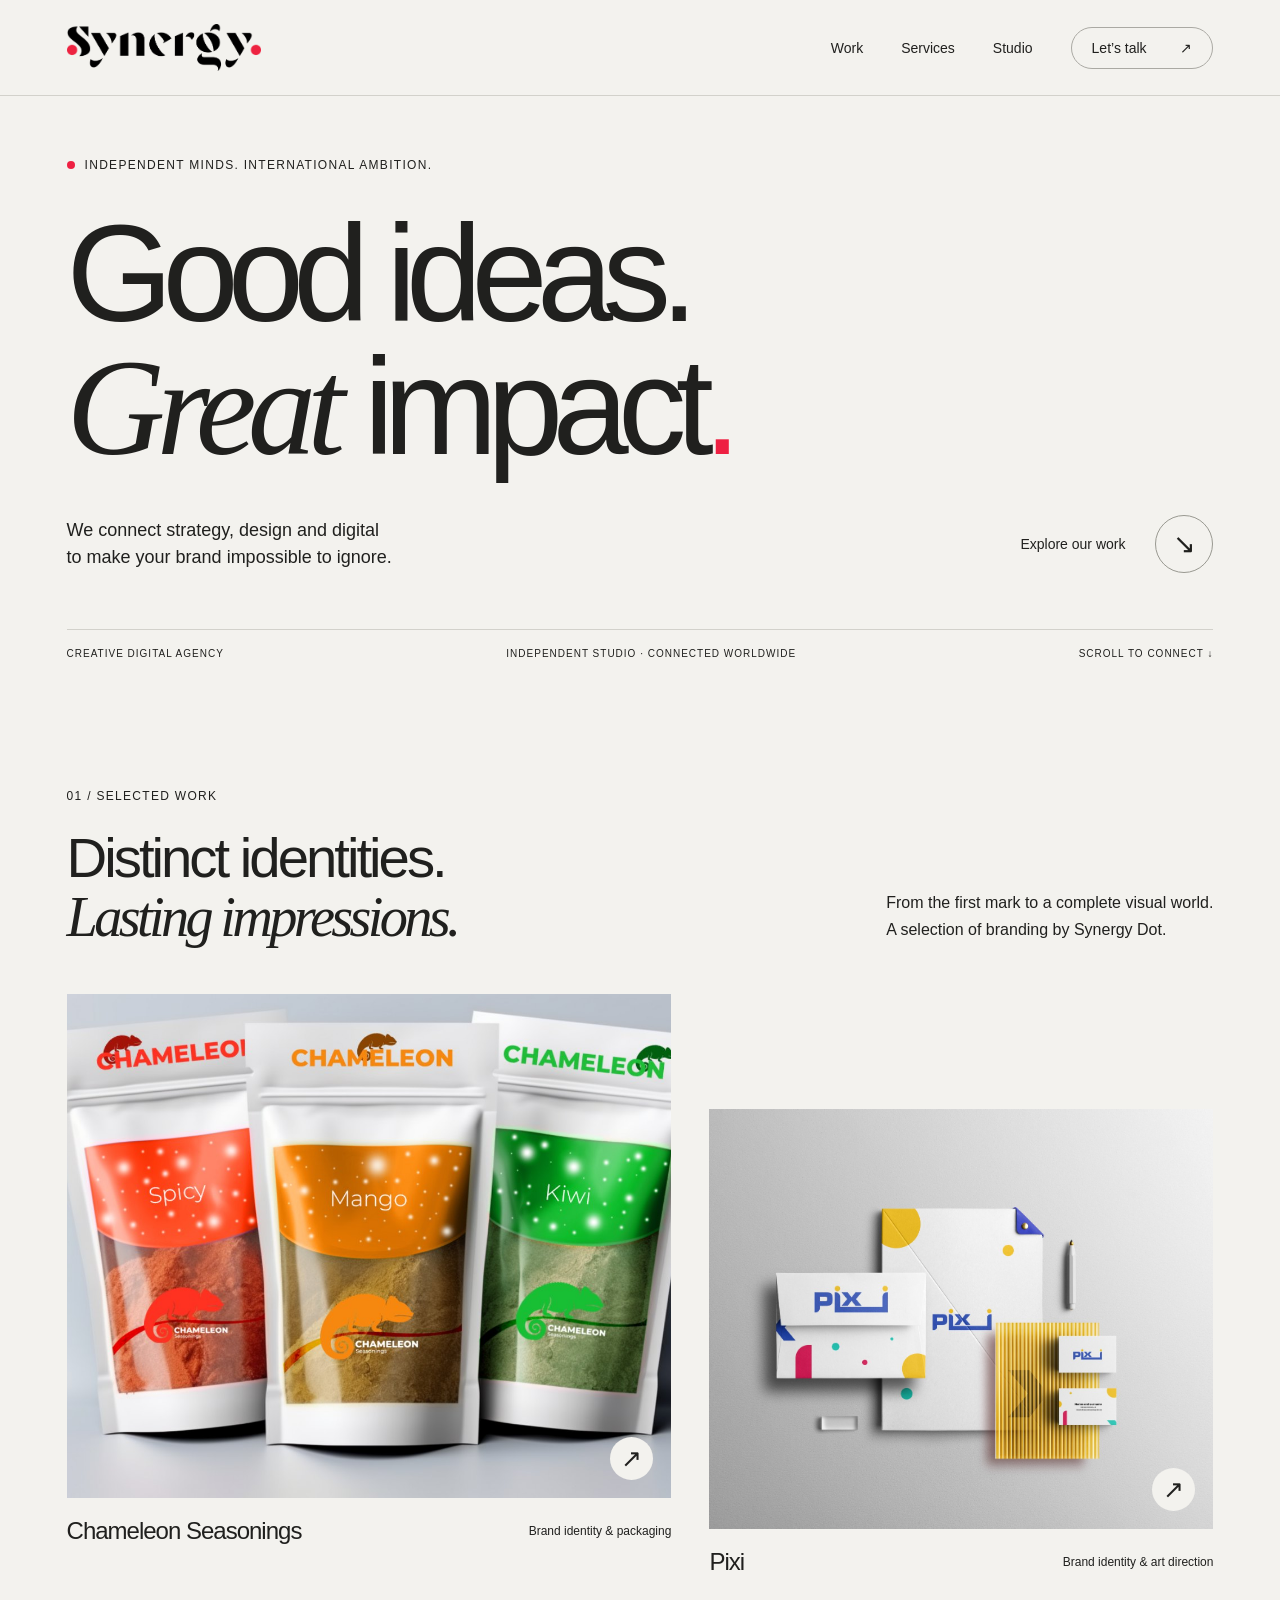
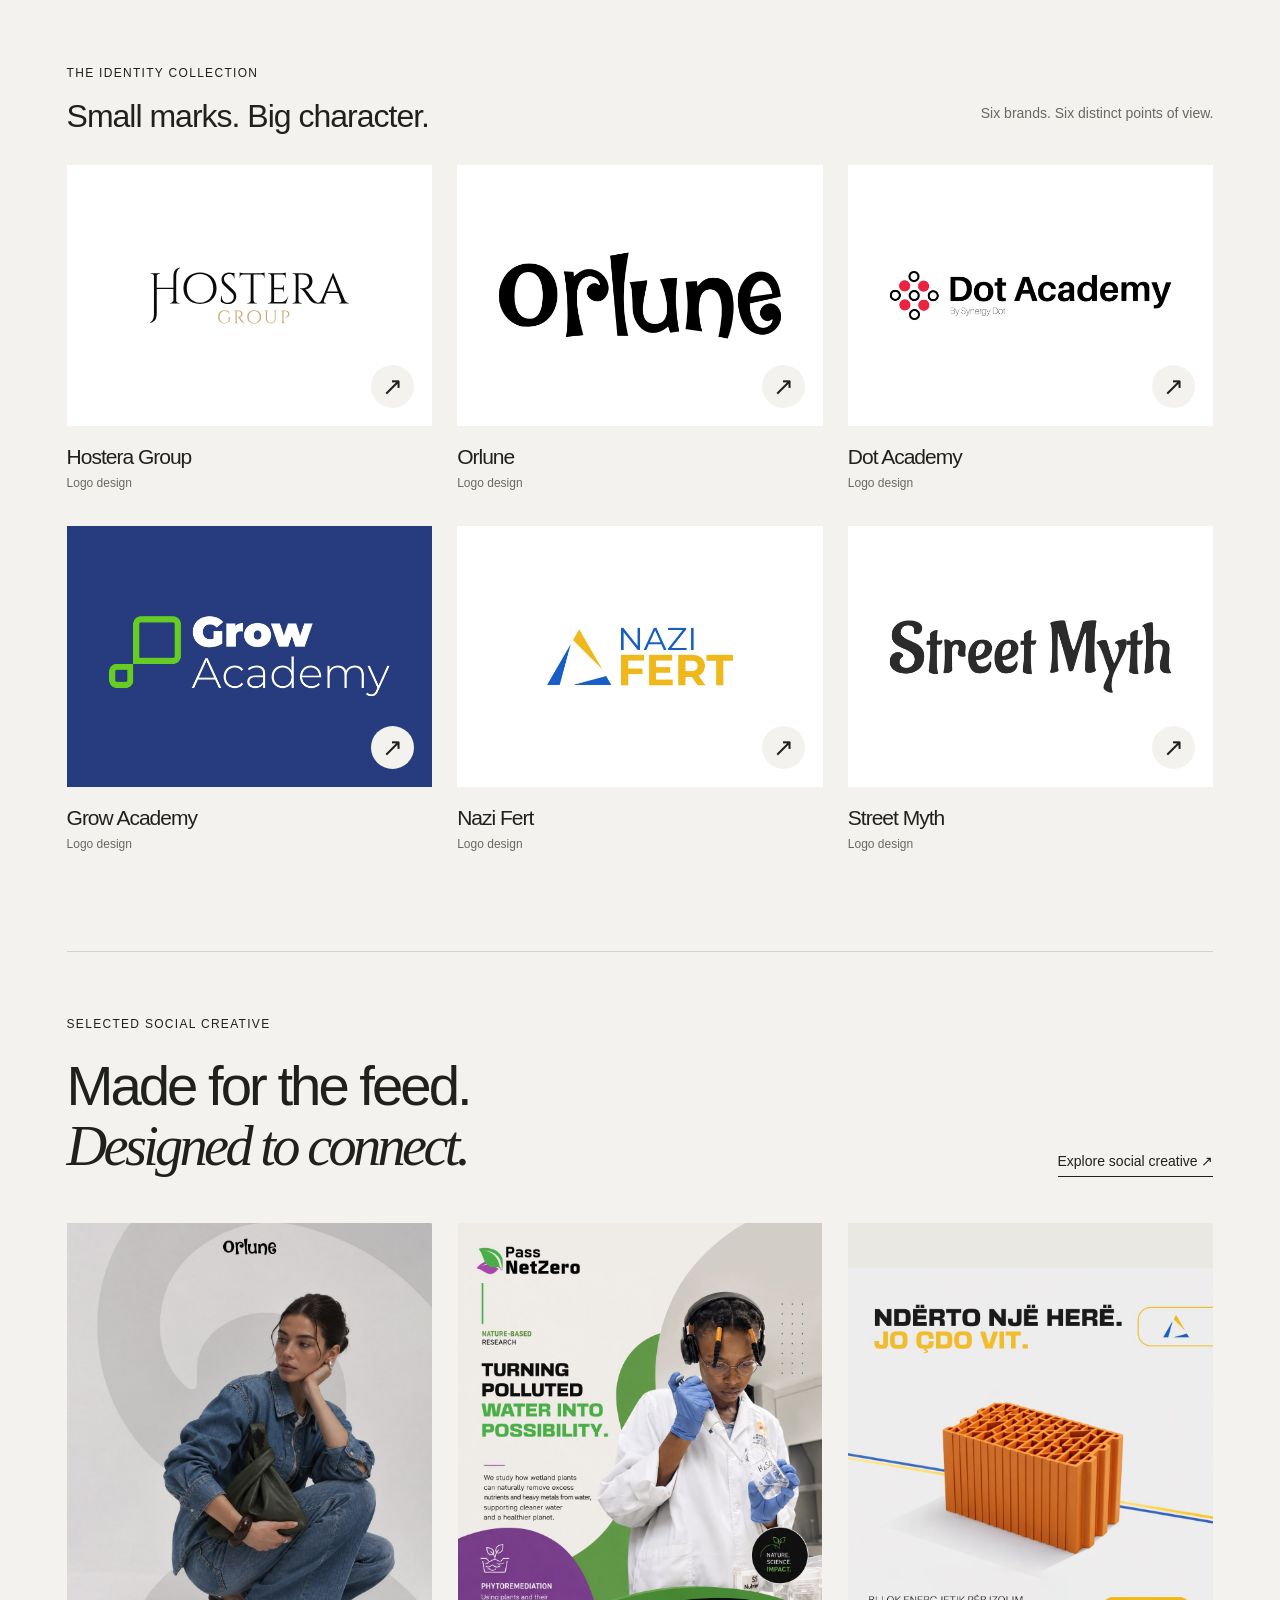
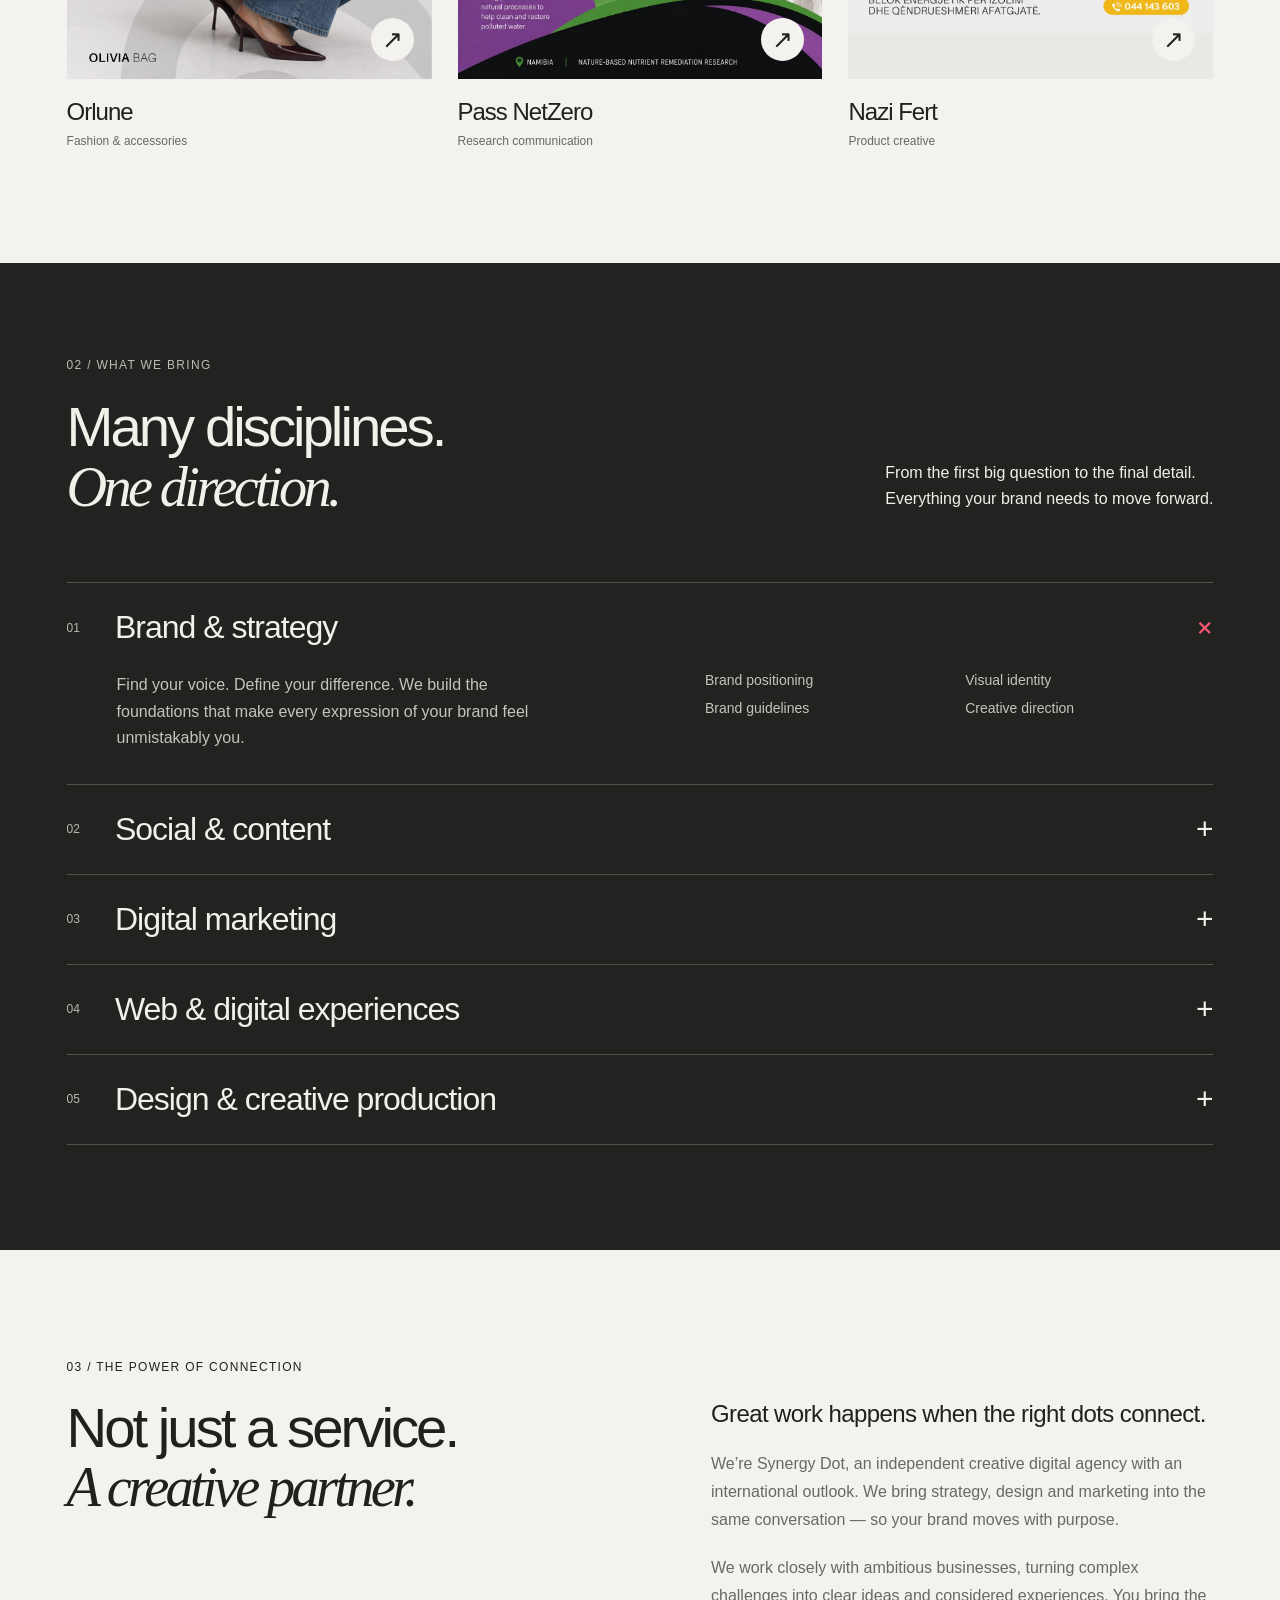
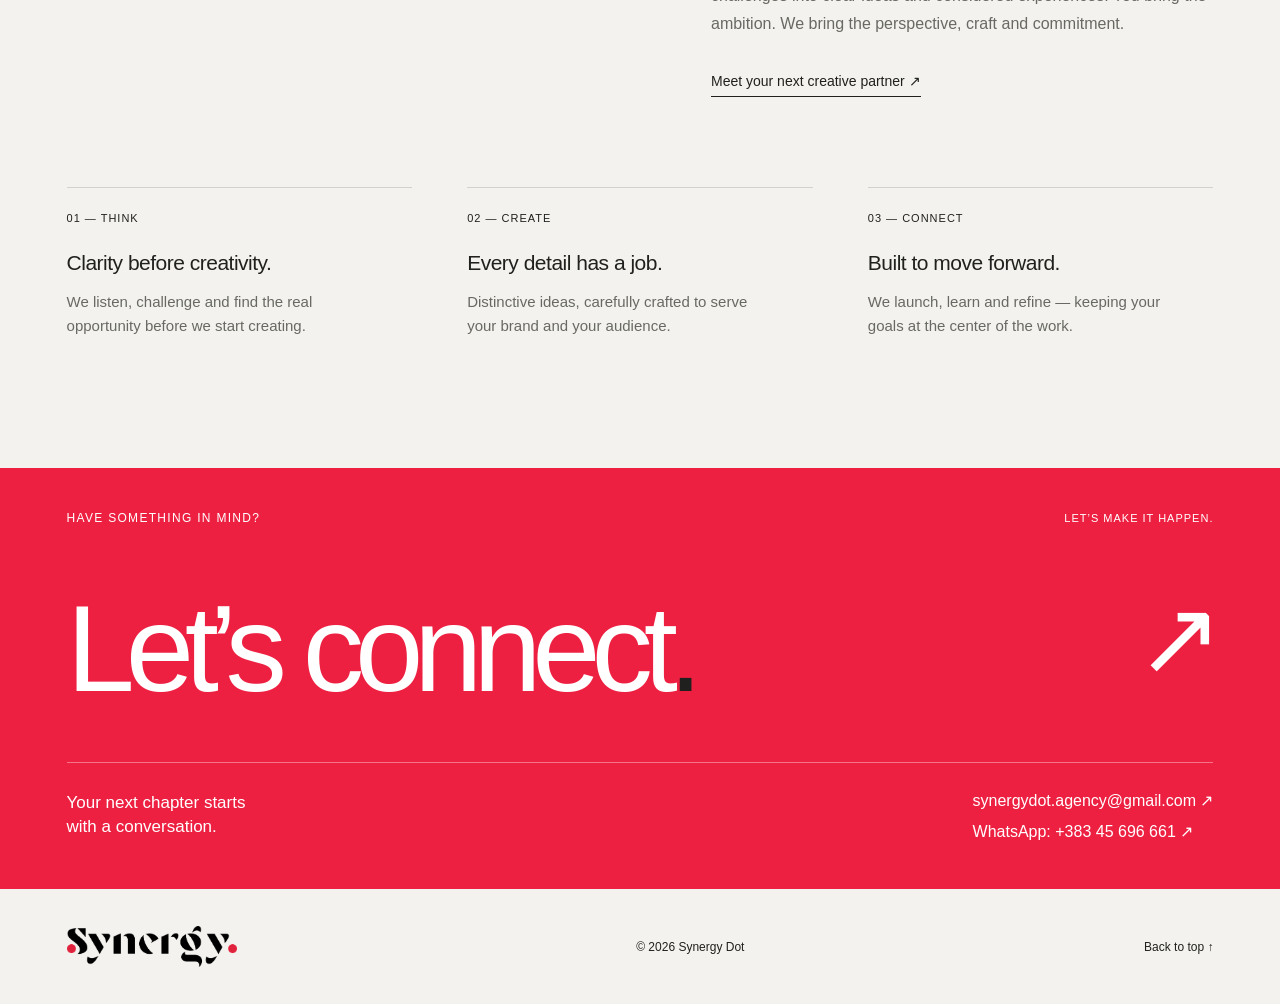
<file: index.html>
<!doctype html>
<html lang="en">
<head>
<meta charset="utf-8"><meta name="viewport" content="width=device-width, initial-scale=1">
<title>Synergy Dot — Creative thinking. Connected impact.</title>
<meta name="description" content="Synergy Dot is an independent creative digital agency connecting brand strategy, design and digital marketing for ambitious businesses worldwide.">
<meta name="theme-color" content="#f3f2ee"><link rel="icon" href="assets/favicon.svg" type="image/svg+xml"><link rel="stylesheet" href="styles.css"><script src="script.js" defer></script>
</head>
<body>
<a class="skip" href="#main">Skip to content</a>
<header class="header"><a class="brand" href="index.html" aria-label="Synergy Dot home"><img class="wordmark" src="assets/wordmark-transparent.png" alt="Synergy Dot" width="194" height="52"></a><button class="menu-toggle" aria-controls="nav" aria-expanded="false">Menu <span>+</span></button><nav id="nav" aria-label="Main navigation"><a href="#work">Work</a><a href="#services">Services</a><a href="#about">Studio</a><a class="nav-contact" href="#contact">Let’s talk <span>↗</span></a></nav></header>
<main id="main">
<section class="hero wrap"><div class="eyebrow"><span class="red-dot"></span> Independent minds. International ambition.</div><h1>Good ideas.<br> <span class="serif">Great</span> <span class="impact">impact<span class="period">.</span></span></h1><div class="hero-bottom"><p>We connect strategy, design and digital<br class="desktop"> to make your brand impossible to ignore.</p><a class="round-link" href="#work"><span>Explore our work</span><span class="circle-arrow">↘</span></a></div><div class="hero-meta"><span>CREATIVE DIGITAL AGENCY</span><span>INDEPENDENT STUDIO · CONNECTED WORLDWIDE</span><span>SCROLL TO CONNECT ↓</span></div></section>
<section class="work-section wrap" id="work"><div class="section-top"><div><span class="eyebrow">01 / Selected work</span><h2>Distinct identities.<br><em>Lasting impressions.</em></h2></div><p>From the first mark to a complete visual world.<br>A selection of branding by Synergy Dot.</p></div><div class="project-grid"><a class="project project-large" href="work/chameleon.html"><div class="project-image "><img src="assets/projects/chameleon-4.jpg" alt="Chameleon Seasonings — Brand identity &amp; packaging" loading="lazy" width="1400" height="1000"><span class="project-open" aria-hidden="true">↗</span></div><div class="project-caption"><h3>Chameleon Seasonings</h3><span>Brand identity &amp; packaging</span></div></a><a class="project project-small" href="work/pixi.html"><div class="project-image "><img src="assets/projects/pixi-3.jpg" alt="Pixi — Brand identity &amp; art direction" loading="lazy" width="1400" height="1000"><span class="project-open" aria-hidden="true">↗</span></div><div class="project-caption"><h3>Pixi</h3><span>Brand identity &amp; art direction</span></div></a></div><div class="logo-collection"><div class="collection-heading"><div><span class="eyebrow">The identity collection</span><h3>Small marks. Big character.</h3></div><p>Six brands. Six distinct points of view.</p></div><div class="logo-grid"><a class="project logo-project" href="work/hostera.html"><div class="project-image logo-image"><img src="assets/projects/hostera.svg" alt="Hostera Group — Logo design" loading="lazy" width="1400" height="1000"><span class="project-open" aria-hidden="true">↗</span></div><div class="project-caption"><h3>Hostera Group</h3><span>Logo design</span></div></a><a class="project logo-project" href="work/orlune.html"><div class="project-image logo-image"><img src="assets/projects/orlune.jpg" alt="Orlune — Logo design" loading="lazy" width="1400" height="1000"><span class="project-open" aria-hidden="true">↗</span></div><div class="project-caption"><h3>Orlune</h3><span>Logo design</span></div></a><a class="project logo-project" href="work/dot-academy.html"><div class="project-image logo-image"><img src="assets/projects/dot-academy.jpg" alt="Dot Academy — Logo design" loading="lazy" width="1400" height="1000"><span class="project-open" aria-hidden="true">↗</span></div><div class="project-caption"><h3>Dot Academy</h3><span>Logo design</span></div></a><a class="project logo-project" href="work/grow-academy.html"><div class="project-image logo-image"><img src="assets/projects/grow-academy.jpg" alt="Grow Academy — Logo design" loading="lazy" width="1400" height="1000"><span class="project-open" aria-hidden="true">↗</span></div><div class="project-caption"><h3>Grow Academy</h3><span>Logo design</span></div></a><a class="project logo-project" href="work/nazi-fert.html"><div class="project-image logo-image"><img src="assets/projects/nazi-fert.jpg" alt="Nazi Fert — Logo design" loading="lazy" width="1400" height="1000"><span class="project-open" aria-hidden="true">↗</span></div><div class="project-caption"><h3>Nazi Fert</h3><span>Logo design</span></div></a><a class="project logo-project" href="work/street-myth.html"><div class="project-image logo-image"><img src="assets/projects/street-myth.jpg" alt="Street Myth — Logo design" loading="lazy" width="1400" height="1000"><span class="project-open" aria-hidden="true">↗</span></div><div class="project-caption"><h3>Street Myth</h3><span>Logo design</span></div></a></div></div><section class="social-selection" aria-labelledby="social-title"><div class="section-top"><div><span class="eyebrow">Selected social creative</span><h2 id="social-title">Made for the feed.<br><em>Designed to connect.</em></h2></div><a class="text-link" href="work/social-media.html">Explore social creative ↗</a></div><div class="social-grid"><a class="project" href="work/social-media.html"><div class="social-image"><img src="assets/projects/orlune-social-1.jpg" alt="Orlune — Fashion & accessories social media design" loading="lazy" width="1080" height="1350"><span class="project-open" aria-hidden="true">↗</span></div><div class="project-caption"><h3>Orlune</h3><span>Fashion & accessories</span></div></a><a class="project" href="work/social-media.html"><div class="social-image"><img src="assets/projects/pass-netzero-social.jpg" alt="Pass NetZero — Research communication social media design" loading="lazy" width="1080" height="1350"><span class="project-open" aria-hidden="true">↗</span></div><div class="project-caption"><h3>Pass NetZero</h3><span>Research communication</span></div></a><a class="project" href="work/social-media.html"><div class="social-image"><img src="assets/projects/nazi-fert-social.jpg" alt="Nazi Fert — Product creative social media design" loading="lazy" width="1080" height="1350"><span class="project-open" aria-hidden="true">↗</span></div><div class="project-caption"><h3>Nazi Fert</h3><span>Product creative</span></div></a></div></section></section>
<section class="services" id="services"><div class="wrap"><div class="section-top"><div><span class="eyebrow">02 / What we bring</span><h2>Many disciplines.<br><em>One direction.</em></h2></div><p>From the first big question to the final detail.<br>Everything your brand needs to move forward.</p></div><div class="service-list">
<details open><summary><span class="service-number">01</span><h3>Brand & strategy</h3><span class="plus">+</span></summary><div class="service-body"><p>Find your voice. Define your difference. We build the foundations that make every expression of your brand feel unmistakably you.</p><ul><li>Brand positioning</li><li>Visual identity</li><li>Brand guidelines</li><li>Creative direction</li></ul></div></details>
<details><summary><span class="service-number">02</span><h3>Social & content</h3><span class="plus">+</span></summary><div class="service-body"><p>Turn everyday attention into meaningful connection, with a consistent presence and content people want to spend time with.</p><ul><li>Social media management</li><li>Content strategy</li><li>Copywriting</li><li>Photography & video direction</li></ul></div></details>
<details><summary><span class="service-number">03</span><h3>Digital marketing</h3><span class="plus">+</span></summary><div class="service-body"><p>Reach the right people with a clear message. We connect creative campaigns with testing and measurement to help your marketing work harder.</p><ul><li>Paid social & search</li><li>SEO strategy</li><li>Email marketing</li><li>Analytics & optimization</li></ul></div></details>
<details><summary><span class="service-number">04</span><h3>Web & digital experiences</h3><span class="plus">+</span></summary><div class="service-body"><p>Make every visit count. Thoughtful websites combine a clear story, intuitive journeys and fast performance across screens.</p><ul><li>UX & UI design</li><li>Website development</li><li>Landing pages</li><li>Conversion optimization</li></ul></div></details>
<details><summary><span class="service-number">05</span><h3>Design & creative production</h3><span class="plus">+</span></summary><div class="service-body"><p>Bring your ideas into the world with a visual language that holds together, from the smallest social post to the biggest campaign.</p><ul><li>Campaign concepts</li><li>Graphic design</li><li>Motion design</li><li>Print & packaging</li></ul></div></details>
</div></div></section>
<section class="about wrap" id="about"><span class="eyebrow">03 / The power of connection</span><div class="about-grid"><h2>Not just a service.<br><em>A creative partner.</em></h2><div><p class="lead">Great work happens when the right dots connect.</p><p>We’re Synergy Dot, an independent creative digital agency with an international outlook. We bring strategy, design and marketing into the same conversation — so your brand moves with purpose.</p><p>We work closely with ambitious businesses, turning complex challenges into clear ideas and considered experiences. You bring the ambition. We bring the perspective, craft and commitment.</p><a class="text-link" href="#contact">Meet your next creative partner ↗</a></div></div><div class="principles"><div><span>01 — THINK</span><h3>Clarity before creativity.</h3><p>We listen, challenge and find the real opportunity before we start creating.</p></div><div><span>02 — CREATE</span><h3>Every detail has a job.</h3><p>Distinctive ideas, carefully crafted to serve your brand and your audience.</p></div><div><span>03 — CONNECT</span><h3>Built to move forward.</h3><p>We launch, learn and refine — keeping your goals at the center of the work.</p></div></div></section>
<section class="contact" id="contact"><div class="wrap"><div class="contact-top"><span class="eyebrow">Have something in mind?</span><span>LET’S MAKE IT HAPPEN.</span></div><a class="contact-title" href="mailto:synergydot.agency@gmail.com">Let’s connect<span class="contact-arrow">↗</span><span class="contact-period">.</span></a><div class="contact-bottom"><p>Your next chapter starts<br>with a conversation.</p><div><a href="mailto:synergydot.agency@gmail.com">synergydot.agency@gmail.com ↗</a><a href="https://wa.me/38345696661" target="_blank" rel="noopener noreferrer">WhatsApp: +383 45 696 661 ↗</a></div></div></div></section>
</main><footer class="wrap"><a class="brand" href="index.html"><img class="wordmark" src="assets/wordmark-transparent.png" alt="Synergy Dot" width="194" height="52"></a><span>© <span data-year>2026</span> Synergy Dot</span><a href="#main">Back to top ↑</a></footer>
</body></html>
</file>
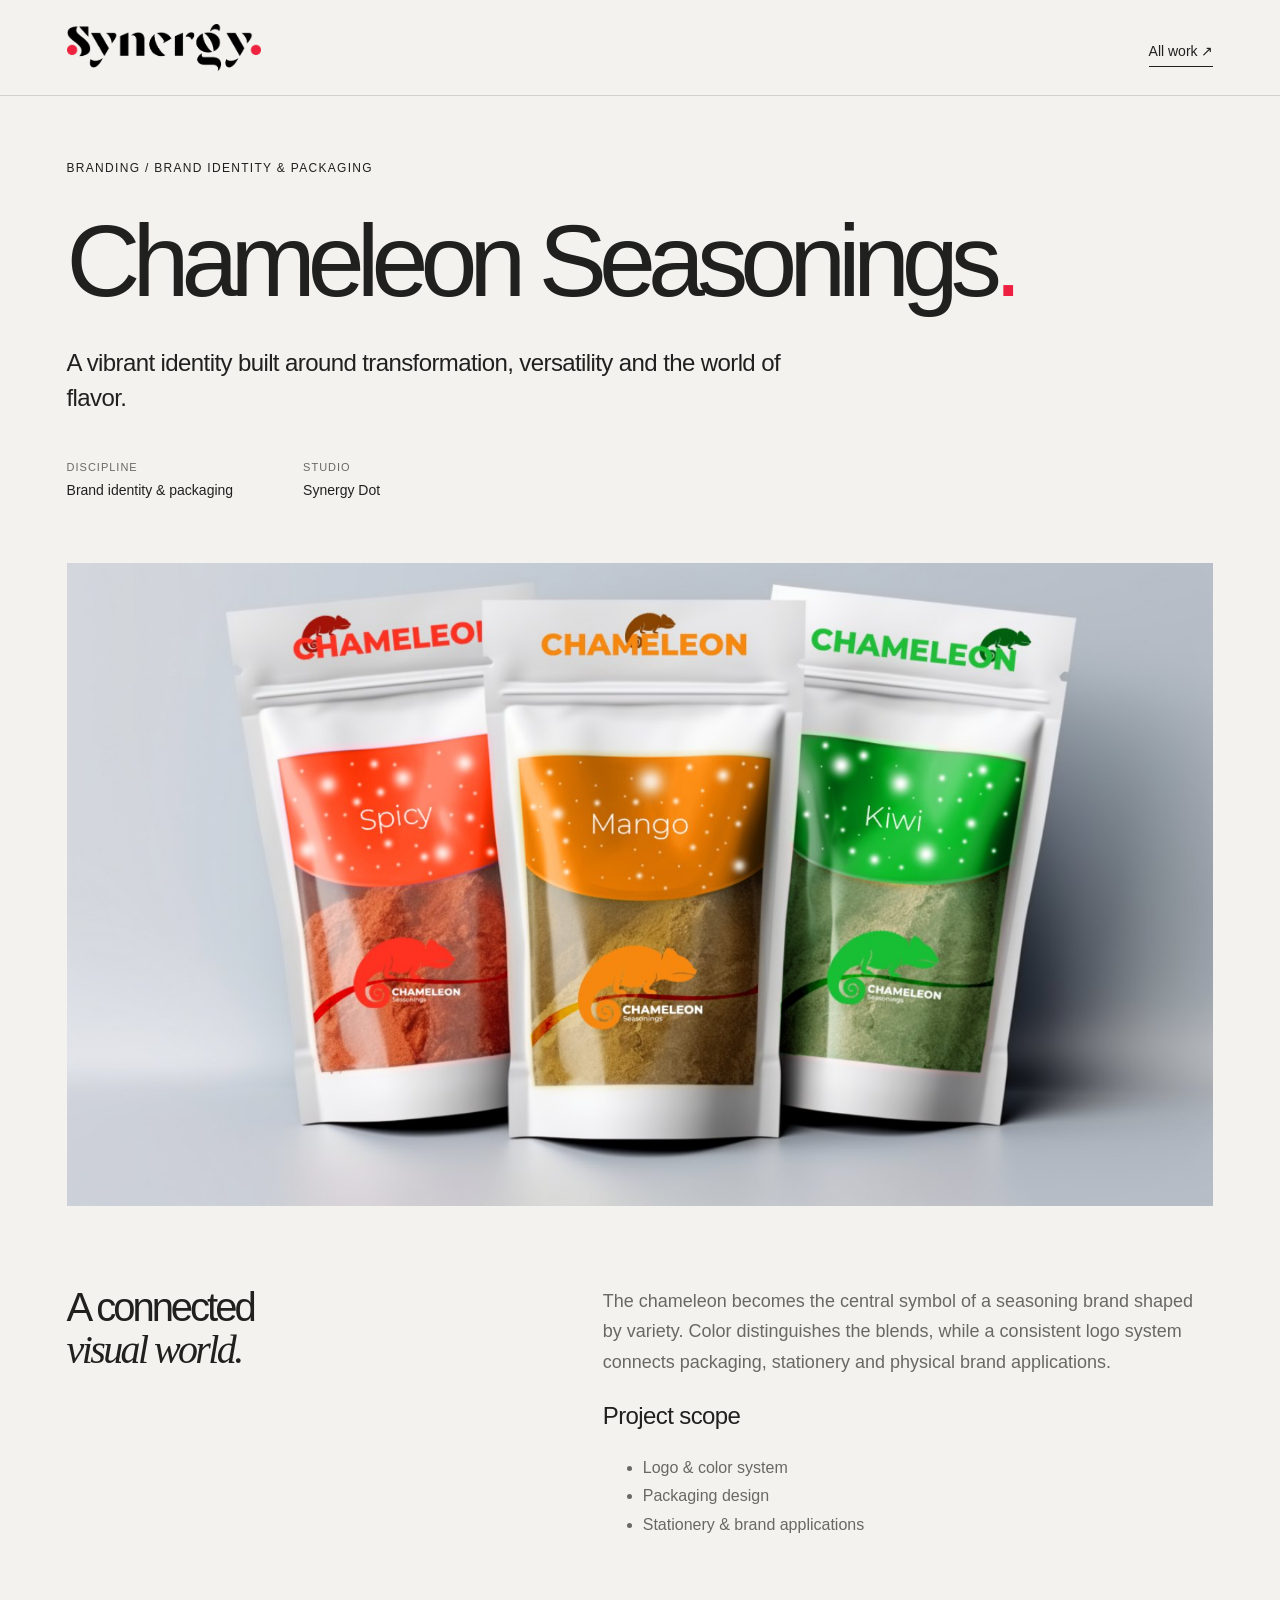
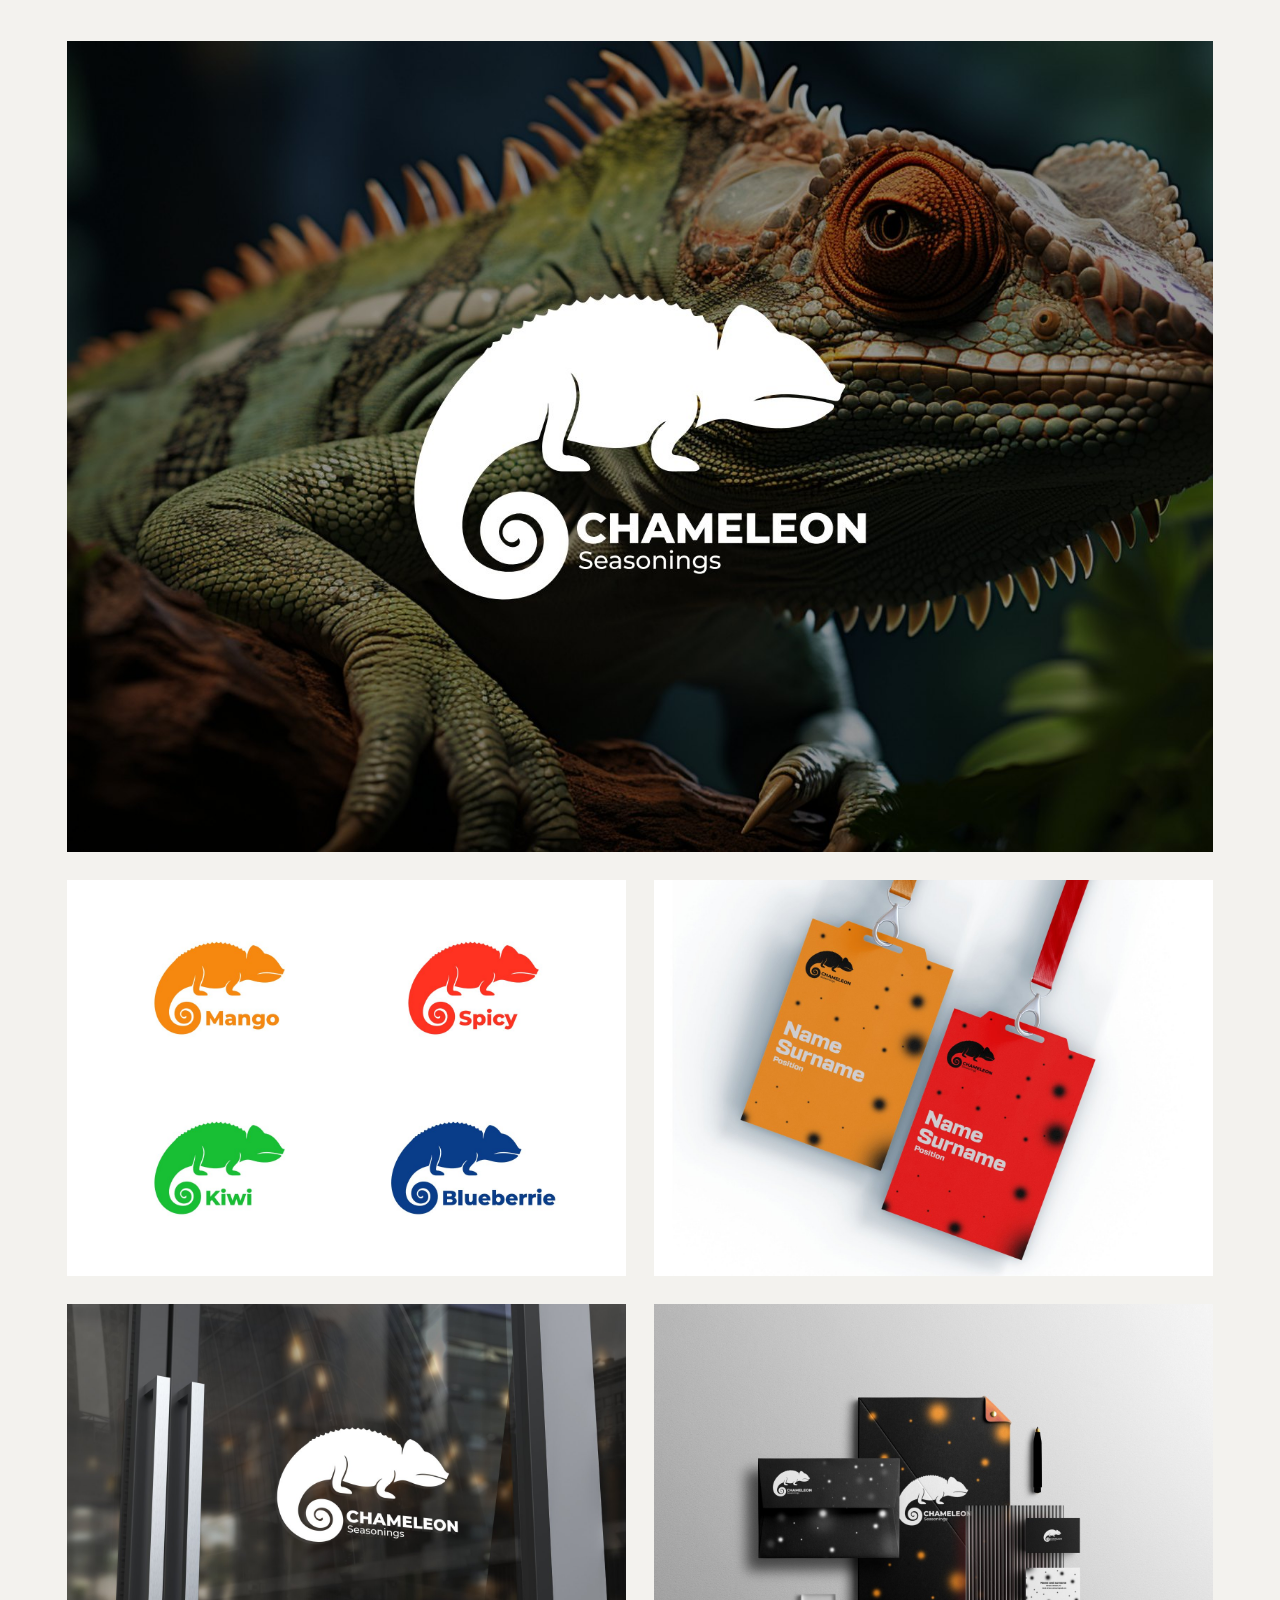
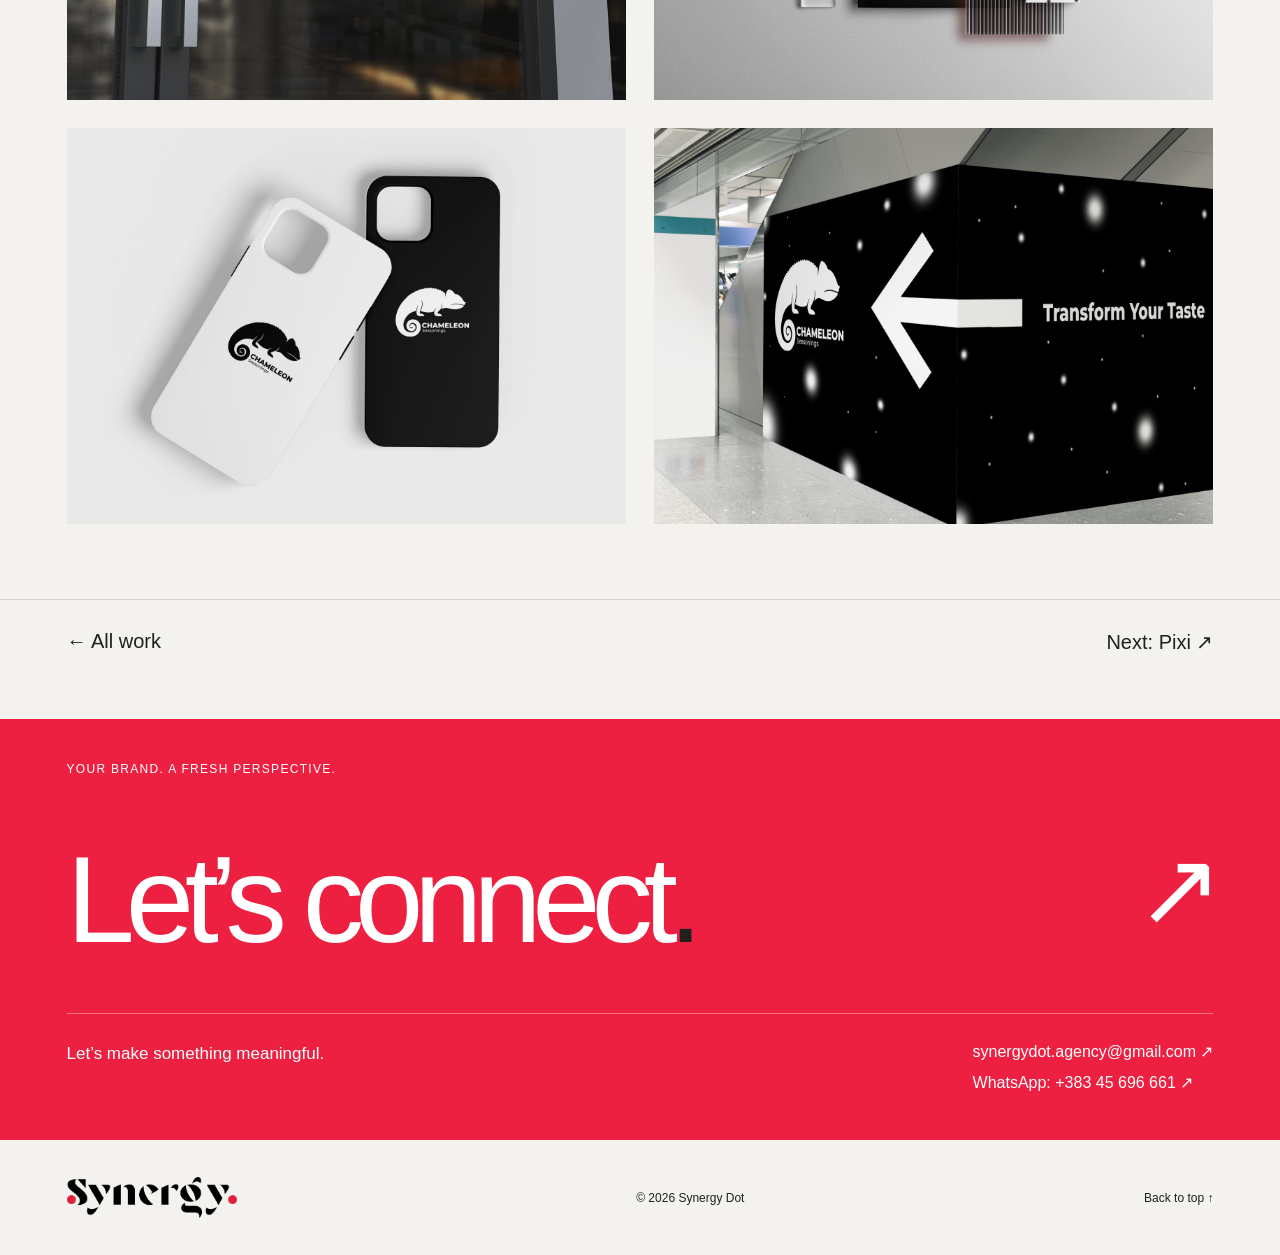
<file: work/chameleon.html>
<!doctype html><html lang="en"><head><meta charset="utf-8"><meta name="viewport" content="width=device-width, initial-scale=1"><title>Chameleon Seasonings — Synergy Dot</title><meta name="description" content="A vibrant identity built around transformation, versatility and the world of flavor."><link rel="icon" href="../assets/favicon.svg" type="image/svg+xml"><link rel="stylesheet" href="../styles.css"><script src="../script.js" defer></script></head><body><a class="skip" href="#main">Skip to content</a><header class="header"><a class="brand" href="../index.html" aria-label="Synergy Dot home"><img class="wordmark" src="../assets/wordmark-transparent.png" alt="Synergy Dot" width="194" height="52"></a><a class="text-link" href="../index.html#work">All work ↗</a></header><main id="main"><section class="case-hero wrap"><span class="eyebrow">Branding / Brand identity &amp; packaging</span><h1 class="project-title">Chameleon Seasonings<span class="period">.</span></h1><p class="case-intro">A vibrant identity built around transformation, versatility and the world of flavor.</p><div class="case-meta"><div><span>Discipline</span>Brand identity &amp; packaging</div><div><span>Studio</span>Synergy Dot</div></div></section><div class="wrap"><div class="case-cover  "><img src="../assets/projects/chameleon-4.jpg" alt="Chameleon Seasonings — Brand identity &amp; packaging" width="1400" height="1000"></div></div><section class="case-copy wrap"><h2>A connected<br><em>visual world.</em></h2><div><p>The chameleon becomes the central symbol of a seasoning brand shaped by variety. Color distinguishes the blends, while a consistent logo system connects packaging, stationery and physical brand applications.</p><h3>Project scope</h3><ul><li>Logo &amp; color system</li><li>Packaging design</li><li>Stationery &amp; brand applications</li></ul></div></section><section class="case-gallery wrap " aria-label="Chameleon Seasonings project gallery"><figure><img src="../assets/projects/chameleon-1.jpg" alt="Chameleon Seasonings identity and chameleon imagery" loading="lazy" width="1600" height="1000"></figure><figure><img src="../assets/projects/chameleon-3.jpg" alt="Color-coded Chameleon logo variations" loading="lazy" width="1600" height="1000"></figure><figure><img src="../assets/projects/chameleon-5.jpg" alt="Chameleon branded identification cards" loading="lazy" width="1600" height="1000"></figure><figure><img src="../assets/projects/chameleon-6.jpg" alt="Chameleon glass signage application" loading="lazy" width="1600" height="1000"></figure><figure><img src="../assets/projects/chameleon-7.jpg" alt="Chameleon stationery collection" loading="lazy" width="1600" height="1000"></figure><figure><img src="../assets/projects/chameleon-8.jpg" alt="Chameleon phone case applications" loading="lazy" width="1600" height="1000"></figure><figure><img src="../assets/projects/chameleon-9.jpg" alt="Chameleon environmental branding" loading="lazy" width="1600" height="1000"></figure></section><div class="case-next wrap"><a href="../index.html#work">← All work</a><a href="pixi.html">Next: Pixi ↗</a></div><section class="contact"><div class="wrap"><span class="eyebrow">Your brand. A fresh perspective.</span><a class="contact-title" href="mailto:synergydot.agency@gmail.com">Let’s connect<span class="contact-arrow">↗</span><span class="contact-period">.</span></a><div class="contact-bottom"><p>Let’s make something meaningful.</p><div><a href="mailto:synergydot.agency@gmail.com">synergydot.agency@gmail.com ↗</a><a href="https://wa.me/38345696661" target="_blank" rel="noopener noreferrer">WhatsApp: +383 45 696 661 ↗</a></div></div></div></section></main><footer class="wrap"><a class="brand" href="../index.html"><img class="wordmark" src="../assets/wordmark-transparent.png" alt="Synergy Dot" width="194" height="52"></a><span>© <span data-year>2026</span> Synergy Dot</span><a href="#main">Back to top ↑</a></footer></body></html>
</file>
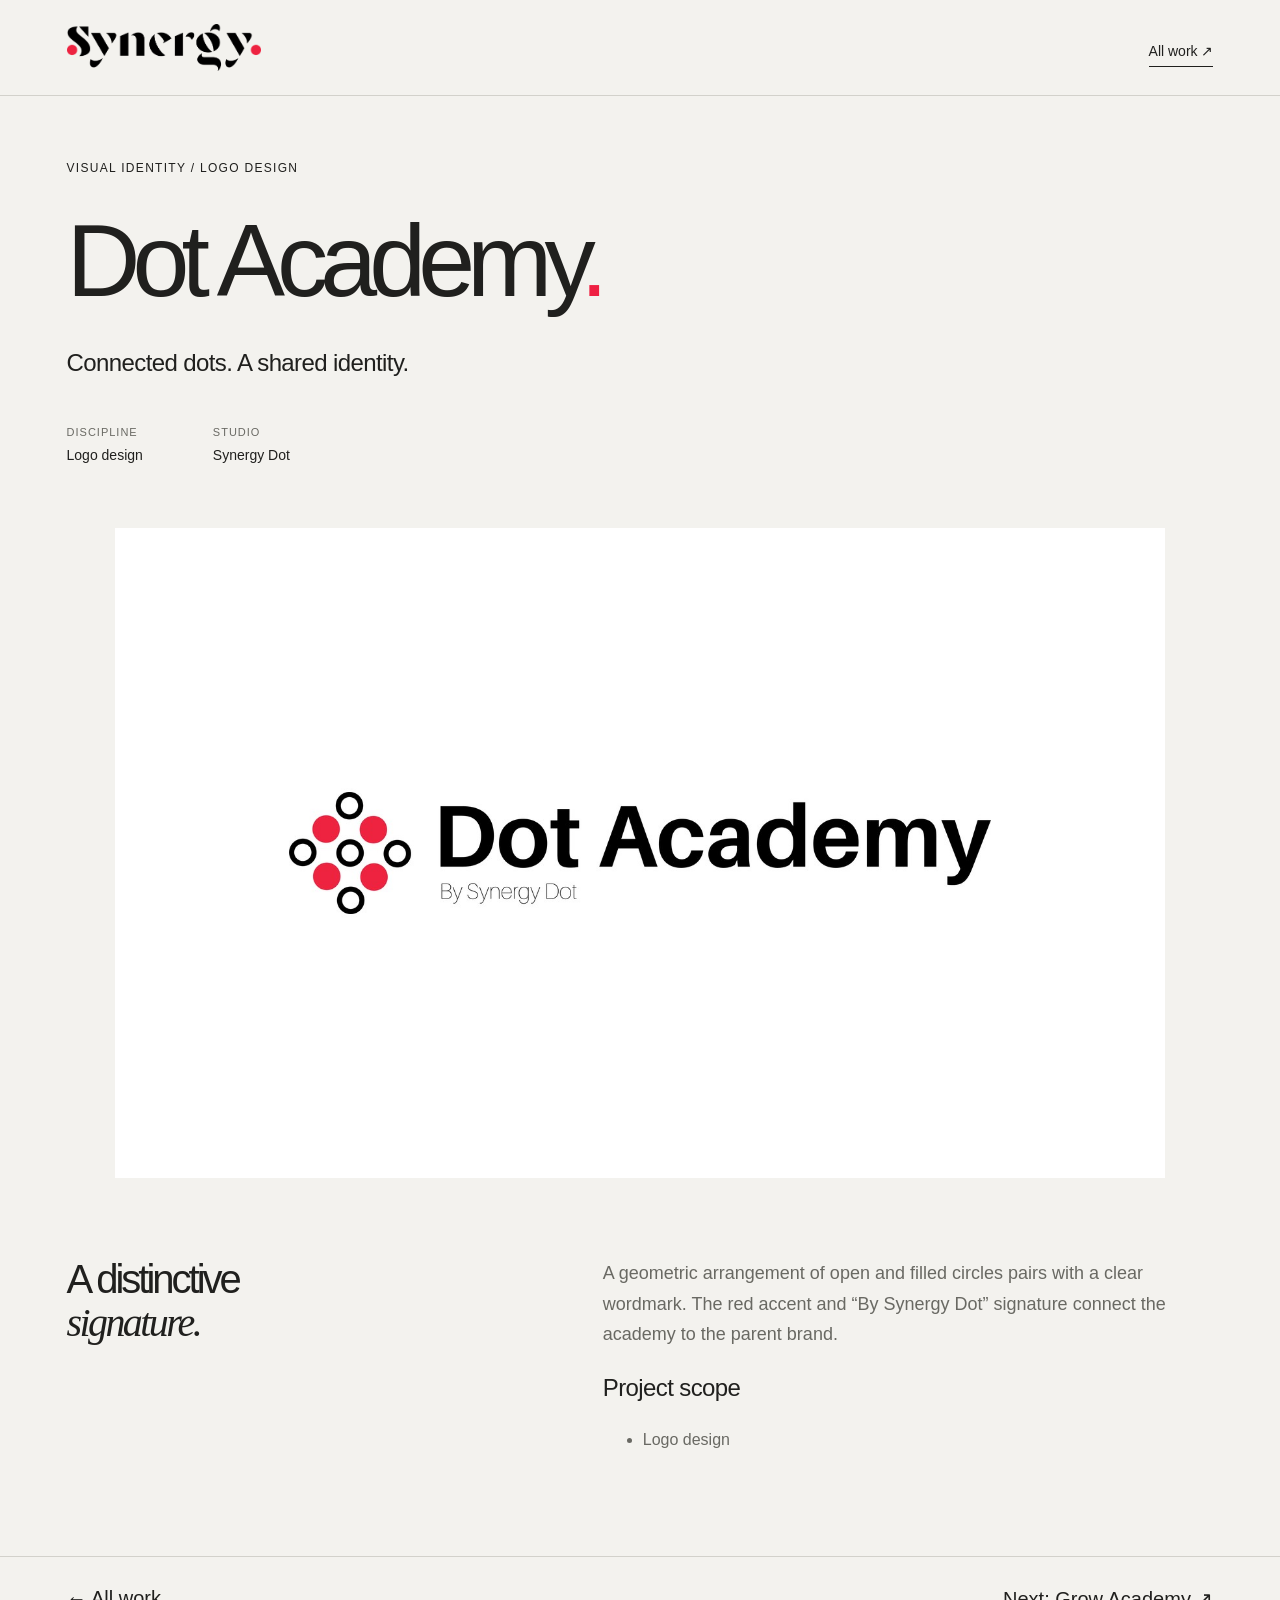
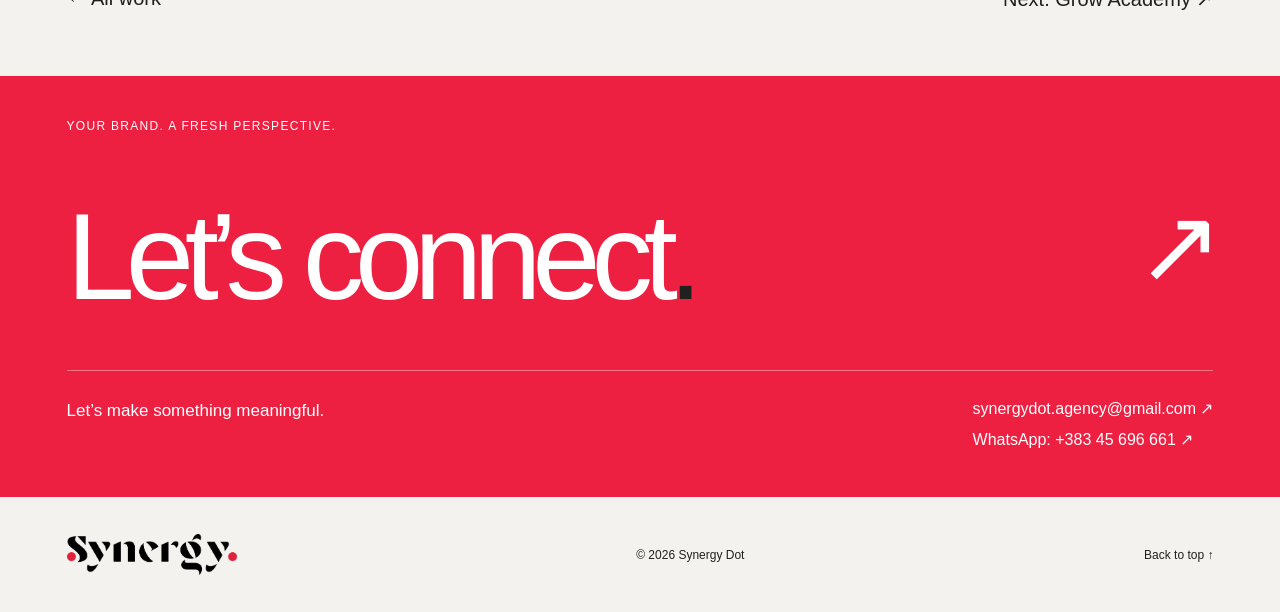
<file: work/dot-academy.html>
<!doctype html><html lang="en"><head><meta charset="utf-8"><meta name="viewport" content="width=device-width, initial-scale=1"><title>Dot Academy — Synergy Dot</title><meta name="description" content="Connected dots. A shared identity."><link rel="icon" href="../assets/favicon.svg" type="image/svg+xml"><link rel="stylesheet" href="../styles.css"><script src="../script.js" defer></script></head><body><a class="skip" href="#main">Skip to content</a><header class="header"><a class="brand" href="../index.html" aria-label="Synergy Dot home"><img class="wordmark" src="../assets/wordmark-transparent.png" alt="Synergy Dot" width="194" height="52"></a><a class="text-link" href="../index.html#work">All work ↗</a></header><main id="main"><section class="case-hero wrap"><span class="eyebrow">Visual identity / Logo design</span><h1 class="project-title">Dot Academy<span class="period">.</span></h1><p class="case-intro">Connected dots. A shared identity.</p><div class="case-meta"><div><span>Discipline</span>Logo design</div><div><span>Studio</span>Synergy Dot</div></div></section><div class="wrap"><div class="case-cover  case-logo"><img src="../assets/projects/dot-academy.jpg" alt="Dot Academy — Logo design" width="1400" height="1000"></div></div><section class="case-copy wrap"><h2>A distinctive<br><em>signature.</em></h2><div><p>A geometric arrangement of open and filled circles pairs with a clear wordmark. The red accent and “By Synergy Dot” signature connect the academy to the parent brand.</p><h3>Project scope</h3><ul><li>Logo design</li></ul></div></section><div class="case-next wrap"><a href="../index.html#work">← All work</a><a href="grow-academy.html">Next: Grow Academy ↗</a></div><section class="contact"><div class="wrap"><span class="eyebrow">Your brand. A fresh perspective.</span><a class="contact-title" href="mailto:synergydot.agency@gmail.com">Let’s connect<span class="contact-arrow">↗</span><span class="contact-period">.</span></a><div class="contact-bottom"><p>Let’s make something meaningful.</p><div><a href="mailto:synergydot.agency@gmail.com">synergydot.agency@gmail.com ↗</a><a href="https://wa.me/38345696661" target="_blank" rel="noopener noreferrer">WhatsApp: +383 45 696 661 ↗</a></div></div></div></section></main><footer class="wrap"><a class="brand" href="../index.html"><img class="wordmark" src="../assets/wordmark-transparent.png" alt="Synergy Dot" width="194" height="52"></a><span>© <span data-year>2026</span> Synergy Dot</span><a href="#main">Back to top ↑</a></footer></body></html>
</file>
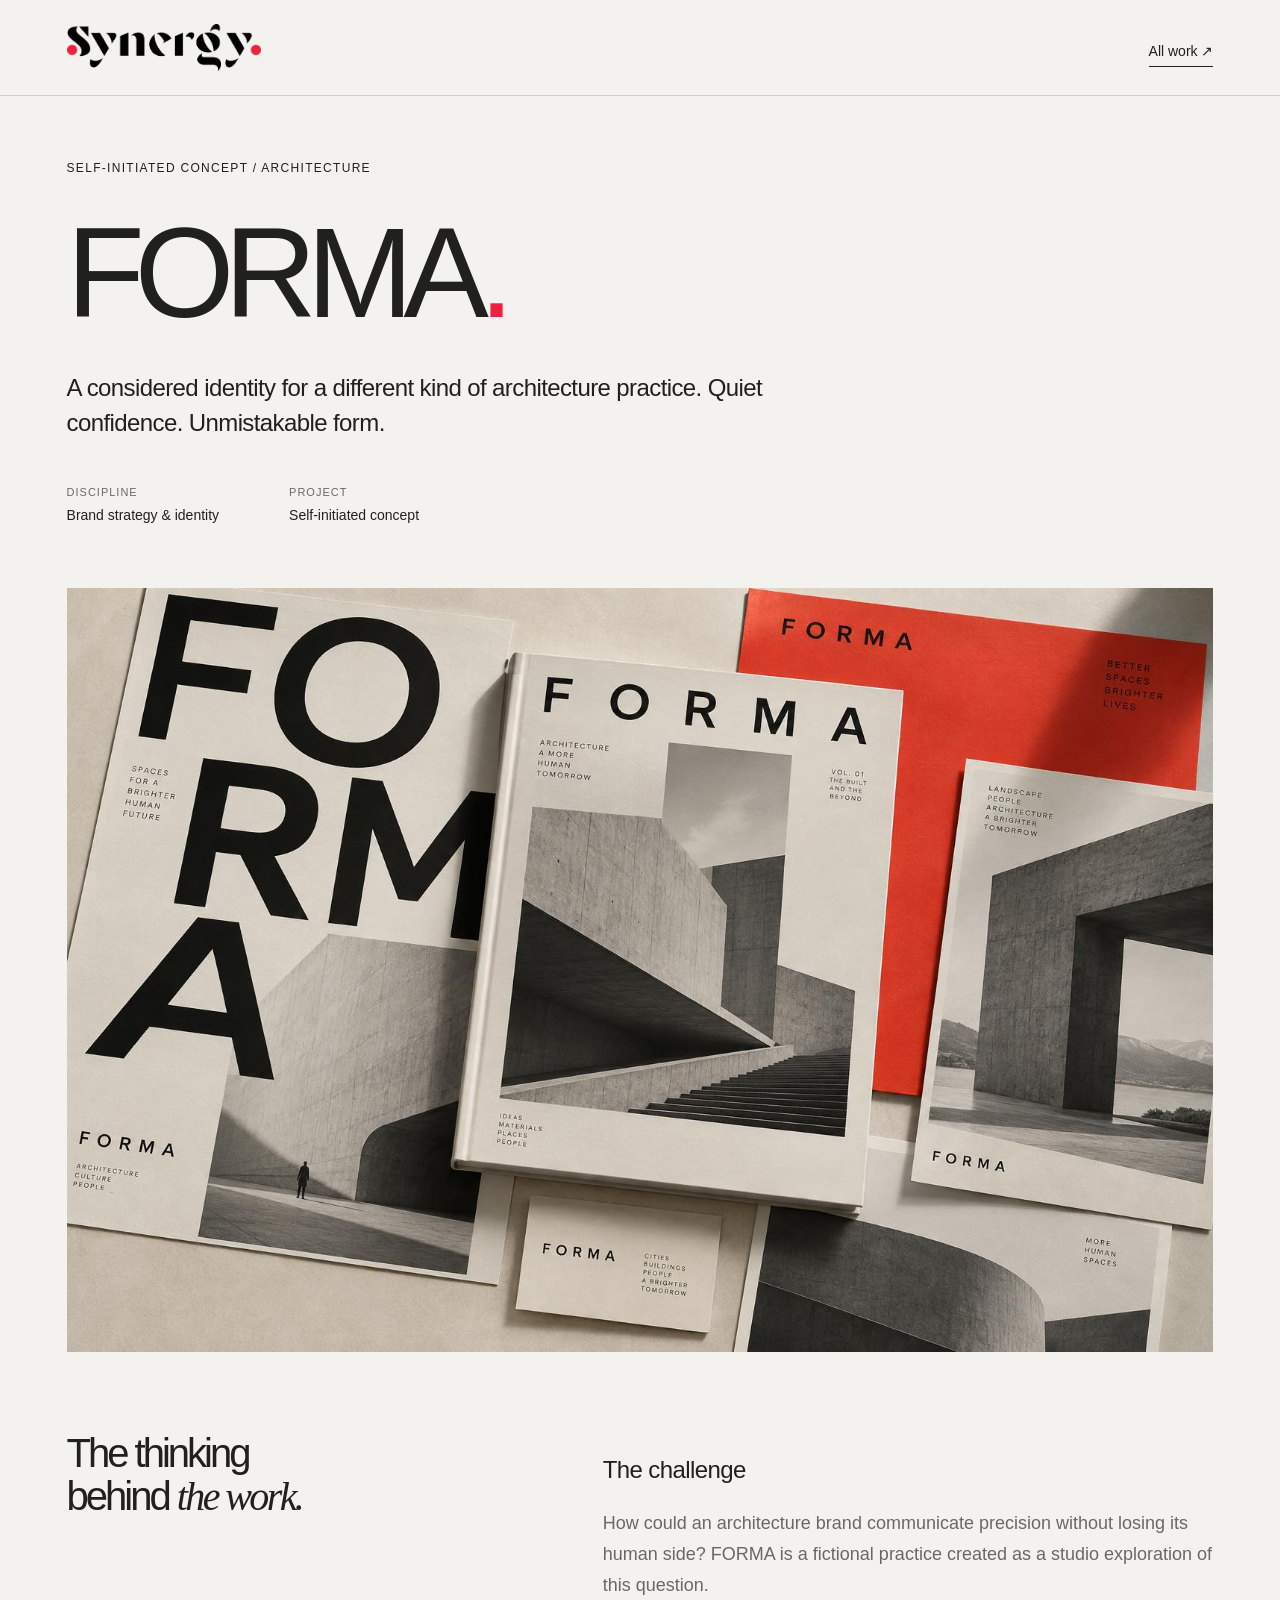
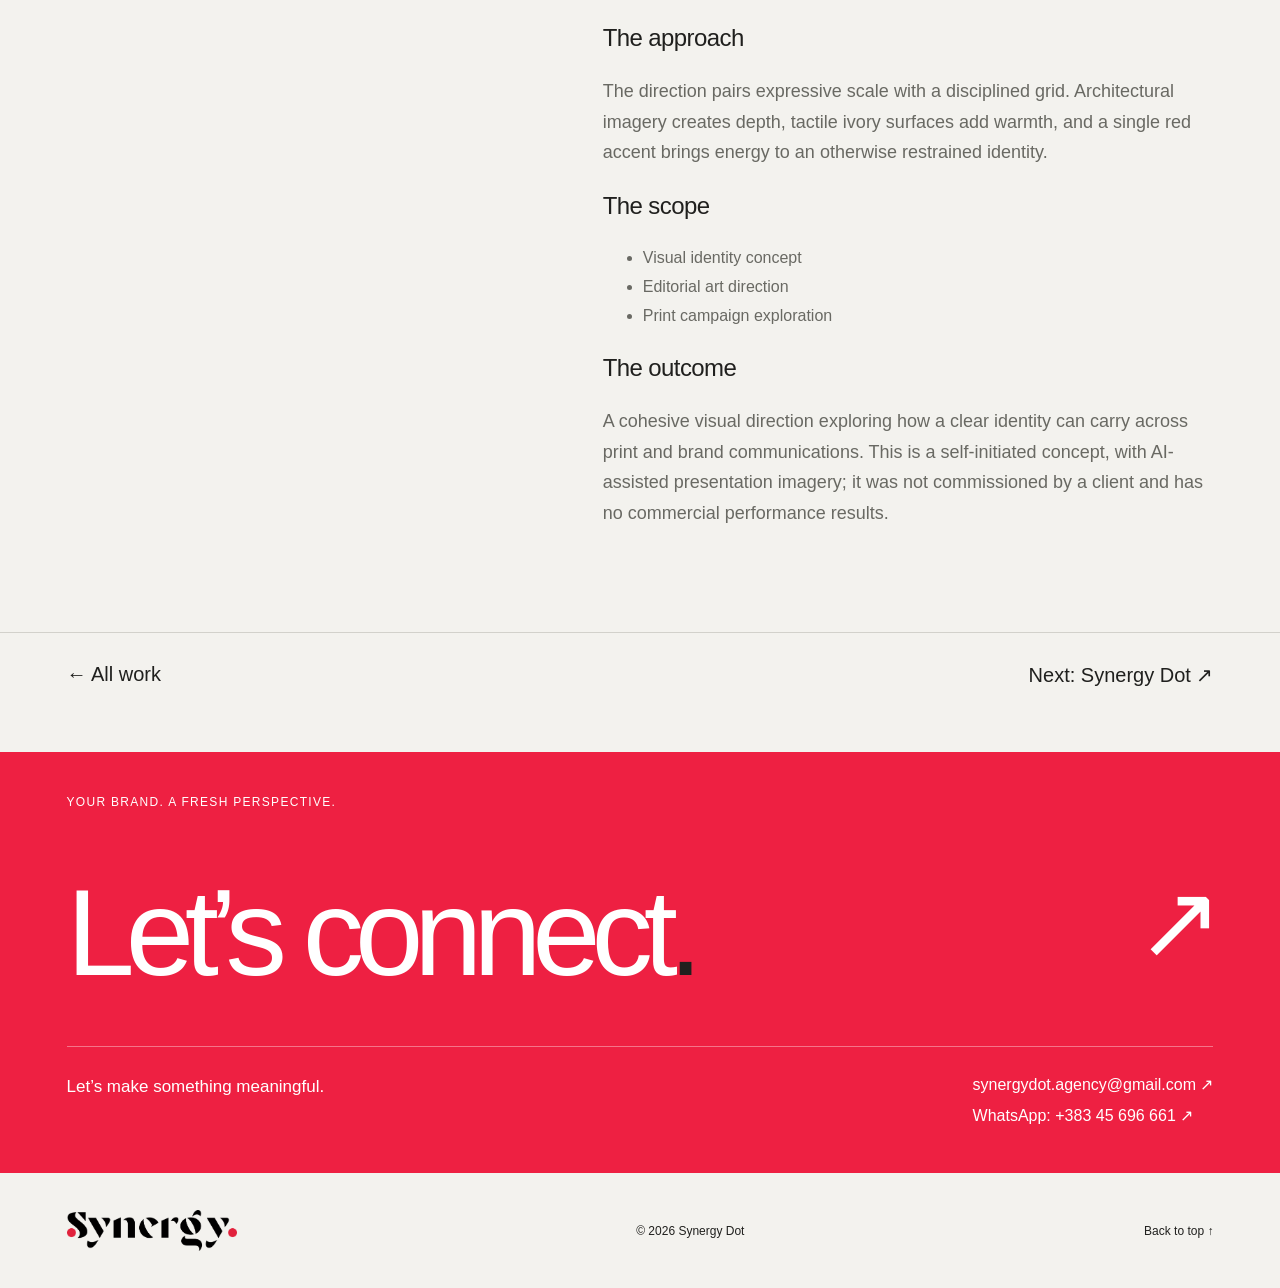
<file: work/forma.html>
<!doctype html><html lang="en"><head><meta charset="utf-8"><meta name="viewport" content="width=device-width, initial-scale=1"><title>FORMA — Synergy Dot</title><meta name="description" content="A considered identity for a different kind of architecture practice. Quiet confidence. Unmistakable form."><link rel="icon" href="../assets/favicon.svg" type="image/svg+xml"><link rel="stylesheet" href="../styles.css"><script src="../script.js" defer></script></head><body><a class="skip" href="#main">Skip to content</a><header class="header"><a class="brand" href="../index.html" aria-label="Synergy Dot home"><img class="wordmark" src="../assets/wordmark-transparent.png" alt="Synergy Dot" width="194" height="52"></a><a class="text-link" href="../index.html#work">All work ↗</a></header><main id="main"><section class="case-hero wrap"><span class="eyebrow">Self-initiated concept / Architecture</span><h1>FORMA<span class="period">.</span></h1><p class="case-intro">A considered identity for a different kind of architecture practice. Quiet confidence. Unmistakable form.</p><div class="case-meta"><div><span>Discipline</span>Brand strategy &amp; identity</div><div><span>Project</span>Self-initiated concept</div></div></section><div class="wrap"><img class="case-image" src="../assets/forma.jpg" alt="FORMA concept identity with editorial print materials and architectural photography" width="1536" height="1024"></div><section class="case-copy wrap"><h2>The thinking<br>behind <em>the work.</em></h2><div><h3>The challenge</h3><p>How could an architecture brand communicate precision without losing its human side? FORMA is a fictional practice created as a studio exploration of this question.</p><h3>The approach</h3><p>The direction pairs expressive scale with a disciplined grid. Architectural imagery creates depth, tactile ivory surfaces add warmth, and a single red accent brings energy to an otherwise restrained identity.</p><h3>The scope</h3><ul><li>Visual identity concept</li><li>Editorial art direction</li><li>Print campaign exploration</li></ul><h3>The outcome</h3><p>A cohesive visual direction exploring how a clear identity can carry across print and brand communications. This is a self-initiated concept, with AI-assisted presentation imagery; it was not commissioned by a client and has no commercial performance results.</p></div></section><div class="case-next wrap"><a href="../index.html#work">← All work</a><a href="synergy-dot.html">Next: Synergy Dot ↗</a></div><section class="contact"><div class="wrap"><span class="eyebrow">Your brand. A fresh perspective.</span><a class="contact-title" href="mailto:synergydot.agency@gmail.com">Let’s connect<span class="contact-arrow">↗</span><span class="contact-period">.</span></a><div class="contact-bottom"><p>Let’s make something meaningful.</p><div><a href="mailto:synergydot.agency@gmail.com">synergydot.agency@gmail.com ↗</a><a href="https://wa.me/38345696661" target="_blank" rel="noopener noreferrer">WhatsApp: +383 45 696 661 ↗</a></div></div></div></section></main><footer class="wrap"><a class="brand" href="../index.html"><img class="wordmark" src="../assets/wordmark-transparent.png" alt="Synergy Dot" width="194" height="52"></a><span>© <span data-year>2026</span> Synergy Dot</span><a href="#main">Back to top ↑</a></footer></body></html>
</file>
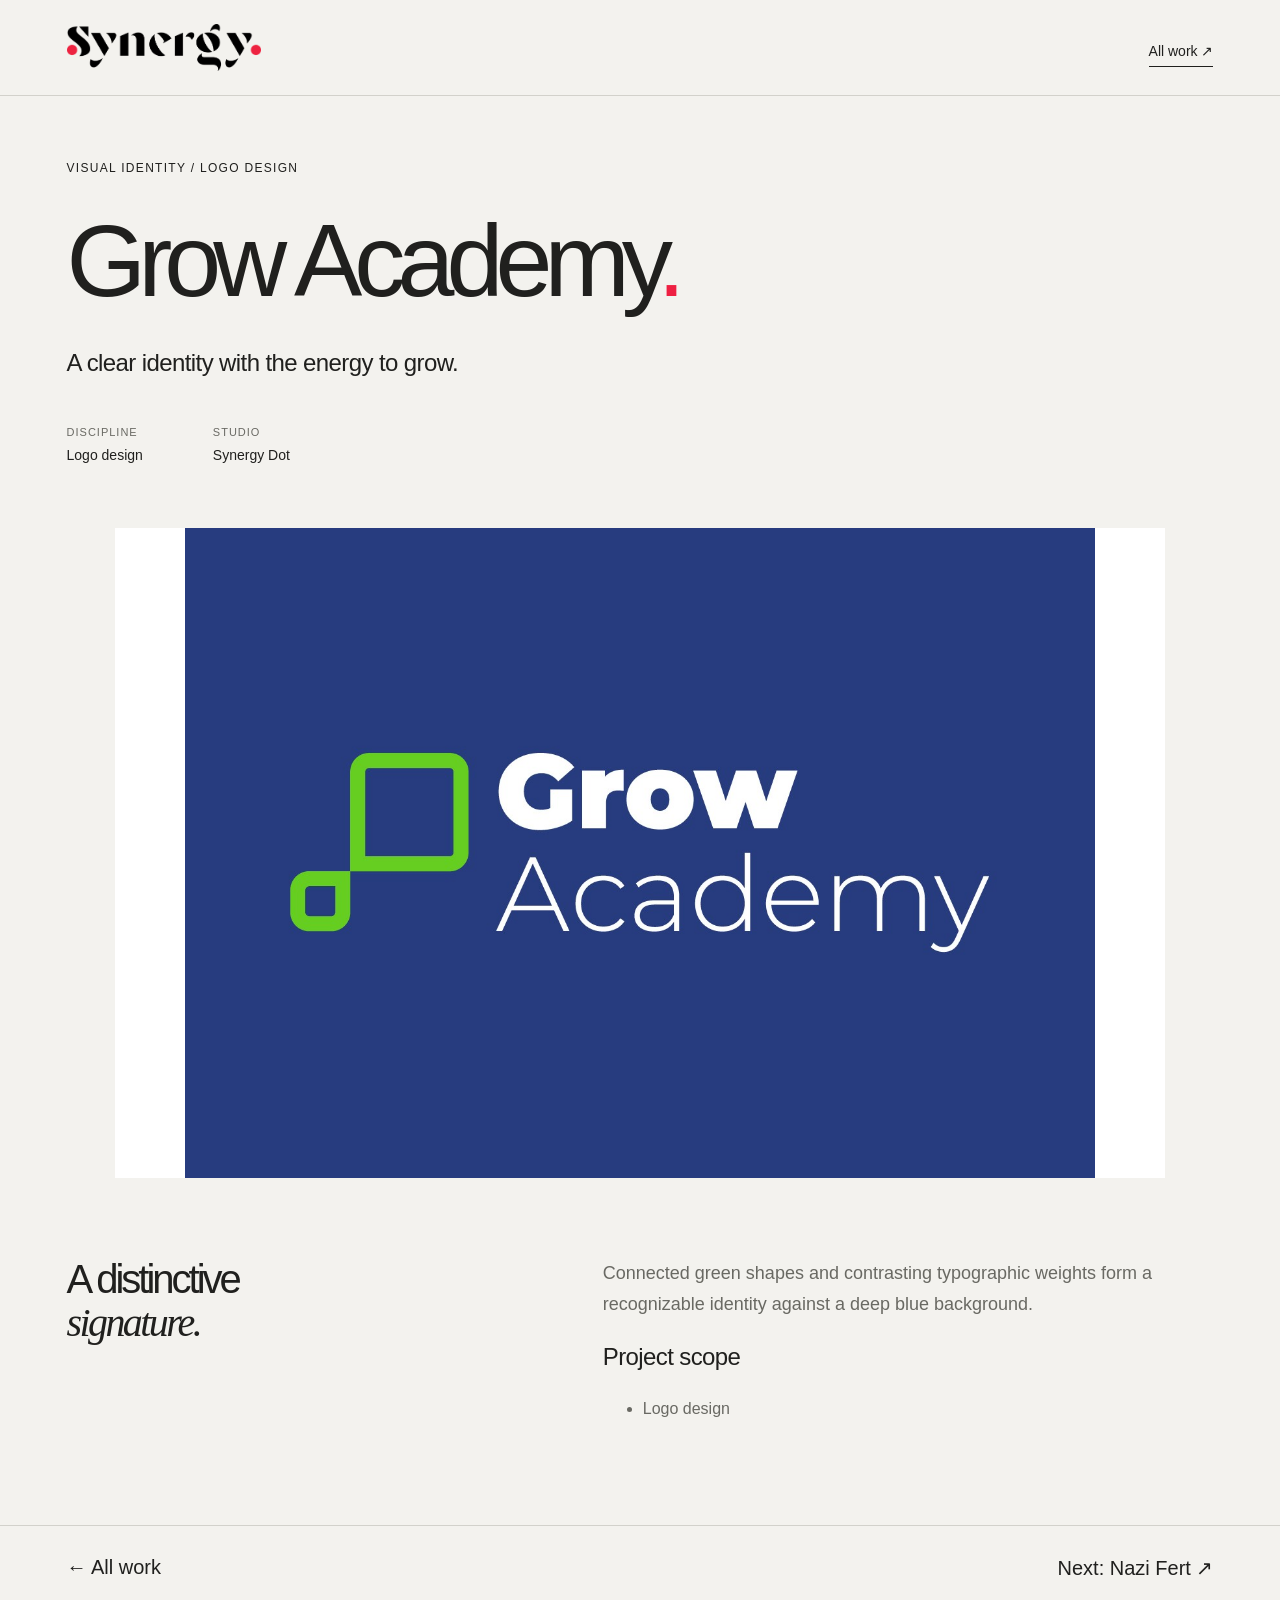
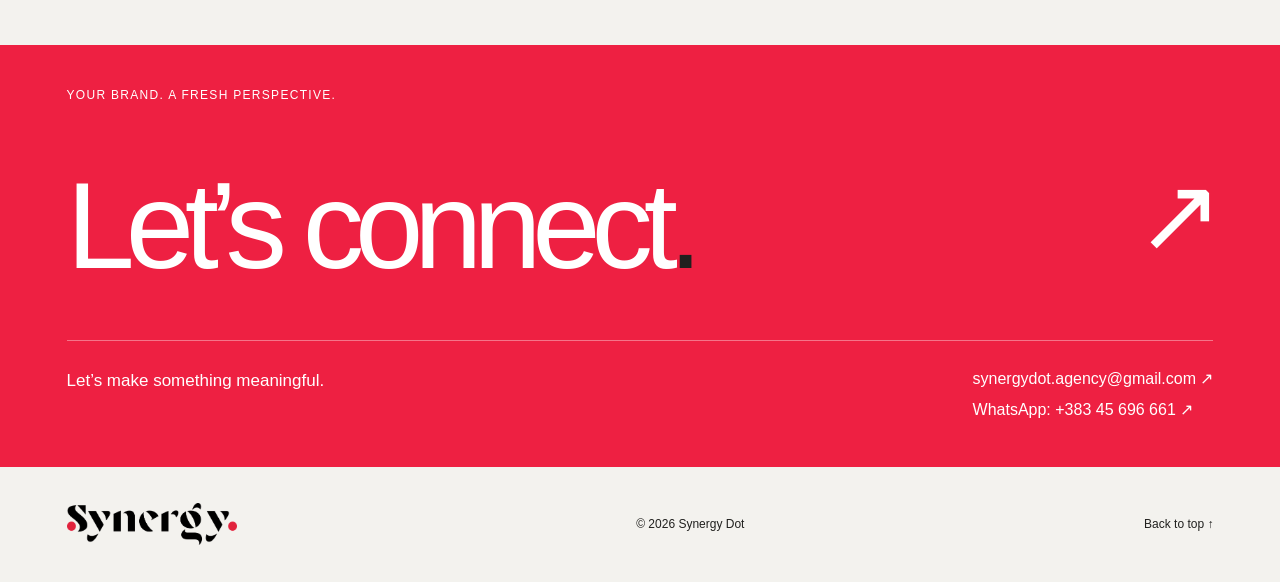
<file: work/grow-academy.html>
<!doctype html><html lang="en"><head><meta charset="utf-8"><meta name="viewport" content="width=device-width, initial-scale=1"><title>Grow Academy — Synergy Dot</title><meta name="description" content="A clear identity with the energy to grow."><link rel="icon" href="../assets/favicon.svg" type="image/svg+xml"><link rel="stylesheet" href="../styles.css"><script src="../script.js" defer></script></head><body><a class="skip" href="#main">Skip to content</a><header class="header"><a class="brand" href="../index.html" aria-label="Synergy Dot home"><img class="wordmark" src="../assets/wordmark-transparent.png" alt="Synergy Dot" width="194" height="52"></a><a class="text-link" href="../index.html#work">All work ↗</a></header><main id="main"><section class="case-hero wrap"><span class="eyebrow">Visual identity / Logo design</span><h1 class="project-title">Grow Academy<span class="period">.</span></h1><p class="case-intro">A clear identity with the energy to grow.</p><div class="case-meta"><div><span>Discipline</span>Logo design</div><div><span>Studio</span>Synergy Dot</div></div></section><div class="wrap"><div class="case-cover  case-logo"><img src="../assets/projects/grow-academy.jpg" alt="Grow Academy — Logo design" width="1400" height="1000"></div></div><section class="case-copy wrap"><h2>A distinctive<br><em>signature.</em></h2><div><p>Connected green shapes and contrasting typographic weights form a recognizable identity against a deep blue background.</p><h3>Project scope</h3><ul><li>Logo design</li></ul></div></section><div class="case-next wrap"><a href="../index.html#work">← All work</a><a href="nazi-fert.html">Next: Nazi Fert ↗</a></div><section class="contact"><div class="wrap"><span class="eyebrow">Your brand. A fresh perspective.</span><a class="contact-title" href="mailto:synergydot.agency@gmail.com">Let’s connect<span class="contact-arrow">↗</span><span class="contact-period">.</span></a><div class="contact-bottom"><p>Let’s make something meaningful.</p><div><a href="mailto:synergydot.agency@gmail.com">synergydot.agency@gmail.com ↗</a><a href="https://wa.me/38345696661" target="_blank" rel="noopener noreferrer">WhatsApp: +383 45 696 661 ↗</a></div></div></div></section></main><footer class="wrap"><a class="brand" href="../index.html"><img class="wordmark" src="../assets/wordmark-transparent.png" alt="Synergy Dot" width="194" height="52"></a><span>© <span data-year>2026</span> Synergy Dot</span><a href="#main">Back to top ↑</a></footer></body></html>
</file>
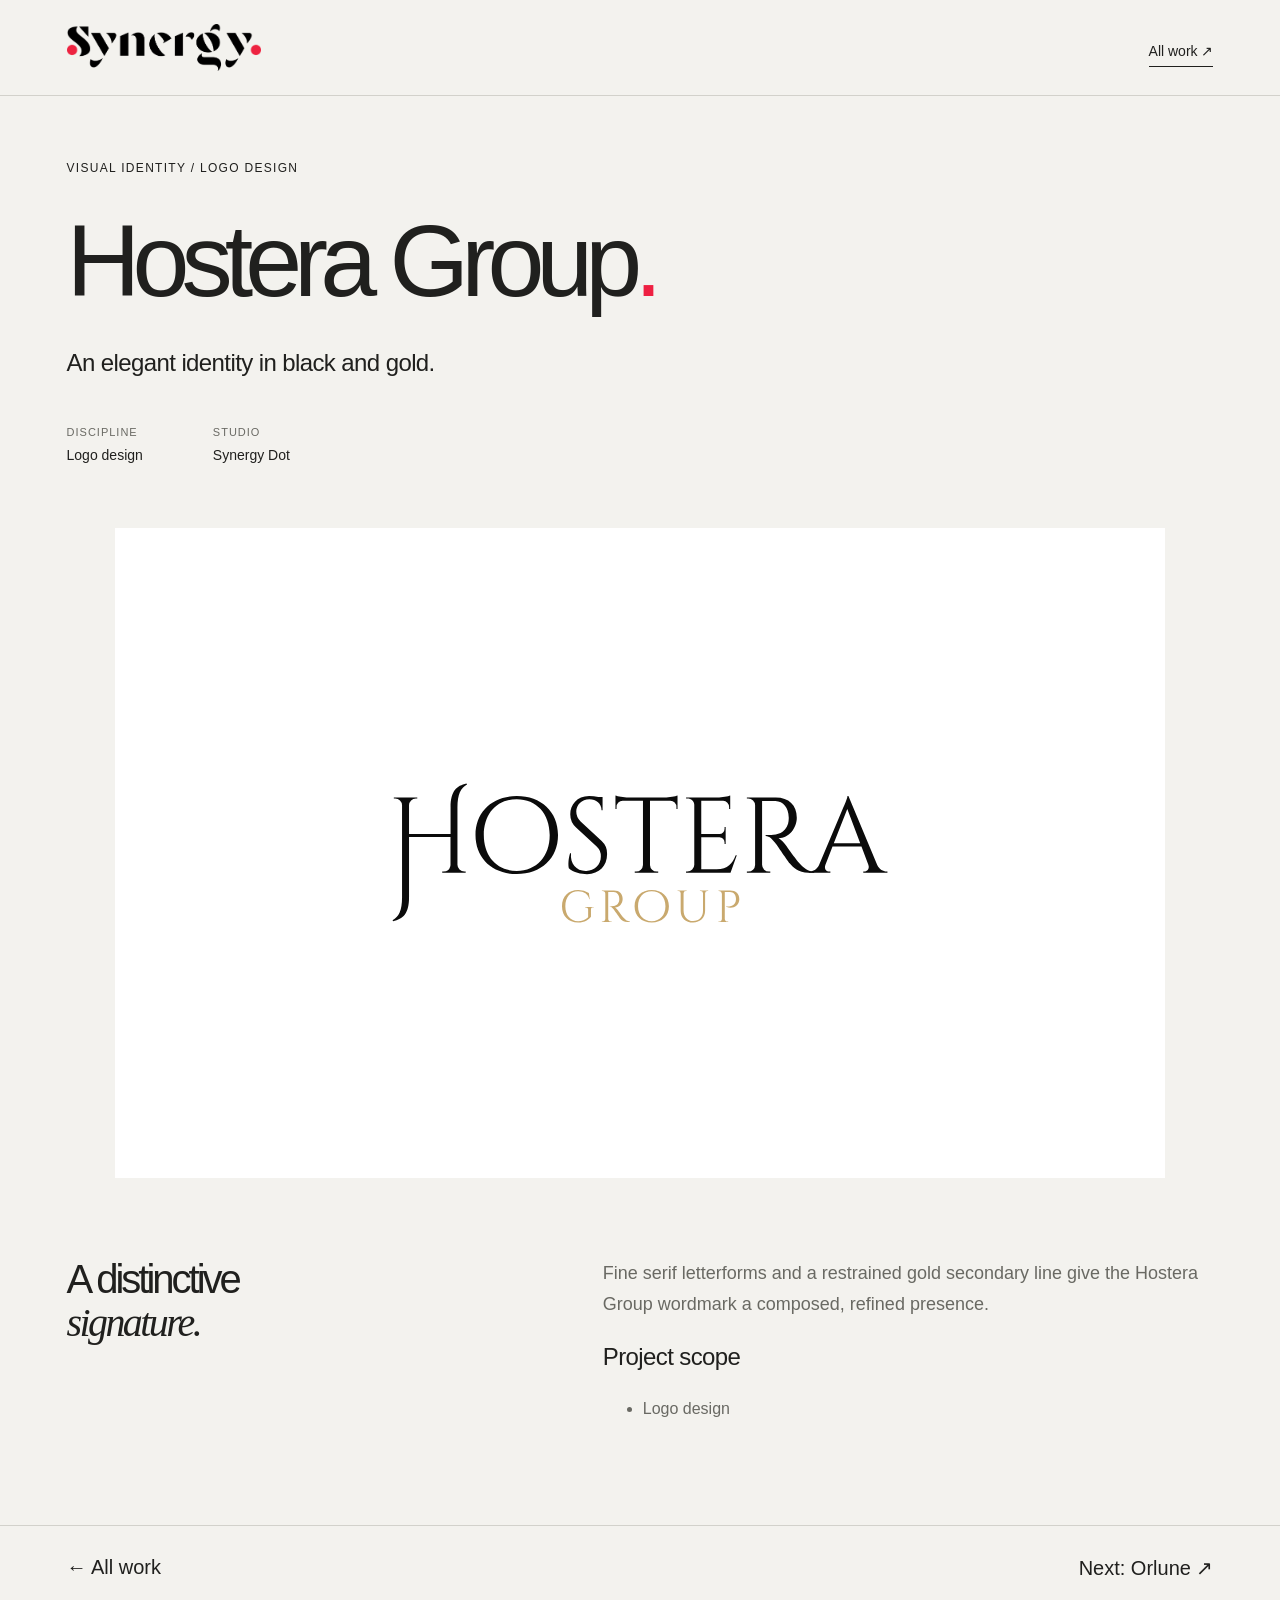
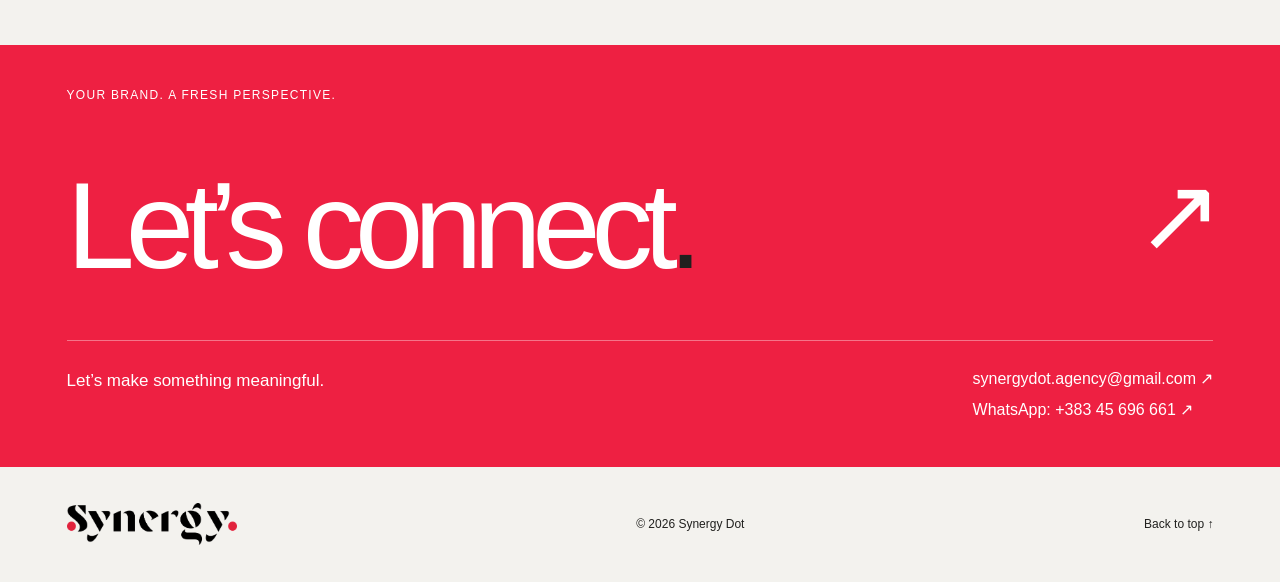
<file: work/hostera.html>
<!doctype html><html lang="en"><head><meta charset="utf-8"><meta name="viewport" content="width=device-width, initial-scale=1"><title>Hostera Group — Synergy Dot</title><meta name="description" content="An elegant identity in black and gold."><link rel="icon" href="../assets/favicon.svg" type="image/svg+xml"><link rel="stylesheet" href="../styles.css"><script src="../script.js" defer></script></head><body><a class="skip" href="#main">Skip to content</a><header class="header"><a class="brand" href="../index.html" aria-label="Synergy Dot home"><img class="wordmark" src="../assets/wordmark-transparent.png" alt="Synergy Dot" width="194" height="52"></a><a class="text-link" href="../index.html#work">All work ↗</a></header><main id="main"><section class="case-hero wrap"><span class="eyebrow">Visual identity / Logo design</span><h1 class="project-title">Hostera Group<span class="period">.</span></h1><p class="case-intro">An elegant identity in black and gold.</p><div class="case-meta"><div><span>Discipline</span>Logo design</div><div><span>Studio</span>Synergy Dot</div></div></section><div class="wrap"><div class="case-cover  case-logo"><img src="../assets/projects/hostera.svg" alt="Hostera Group — Logo design" width="1400" height="1000"></div></div><section class="case-copy wrap"><h2>A distinctive<br><em>signature.</em></h2><div><p>Fine serif letterforms and a restrained gold secondary line give the Hostera Group wordmark a composed, refined presence.</p><h3>Project scope</h3><ul><li>Logo design</li></ul></div></section><div class="case-next wrap"><a href="../index.html#work">← All work</a><a href="orlune.html">Next: Orlune ↗</a></div><section class="contact"><div class="wrap"><span class="eyebrow">Your brand. A fresh perspective.</span><a class="contact-title" href="mailto:synergydot.agency@gmail.com">Let’s connect<span class="contact-arrow">↗</span><span class="contact-period">.</span></a><div class="contact-bottom"><p>Let’s make something meaningful.</p><div><a href="mailto:synergydot.agency@gmail.com">synergydot.agency@gmail.com ↗</a><a href="https://wa.me/38345696661" target="_blank" rel="noopener noreferrer">WhatsApp: +383 45 696 661 ↗</a></div></div></div></section></main><footer class="wrap"><a class="brand" href="../index.html"><img class="wordmark" src="../assets/wordmark-transparent.png" alt="Synergy Dot" width="194" height="52"></a><span>© <span data-year>2026</span> Synergy Dot</span><a href="#main">Back to top ↑</a></footer></body></html>
</file>
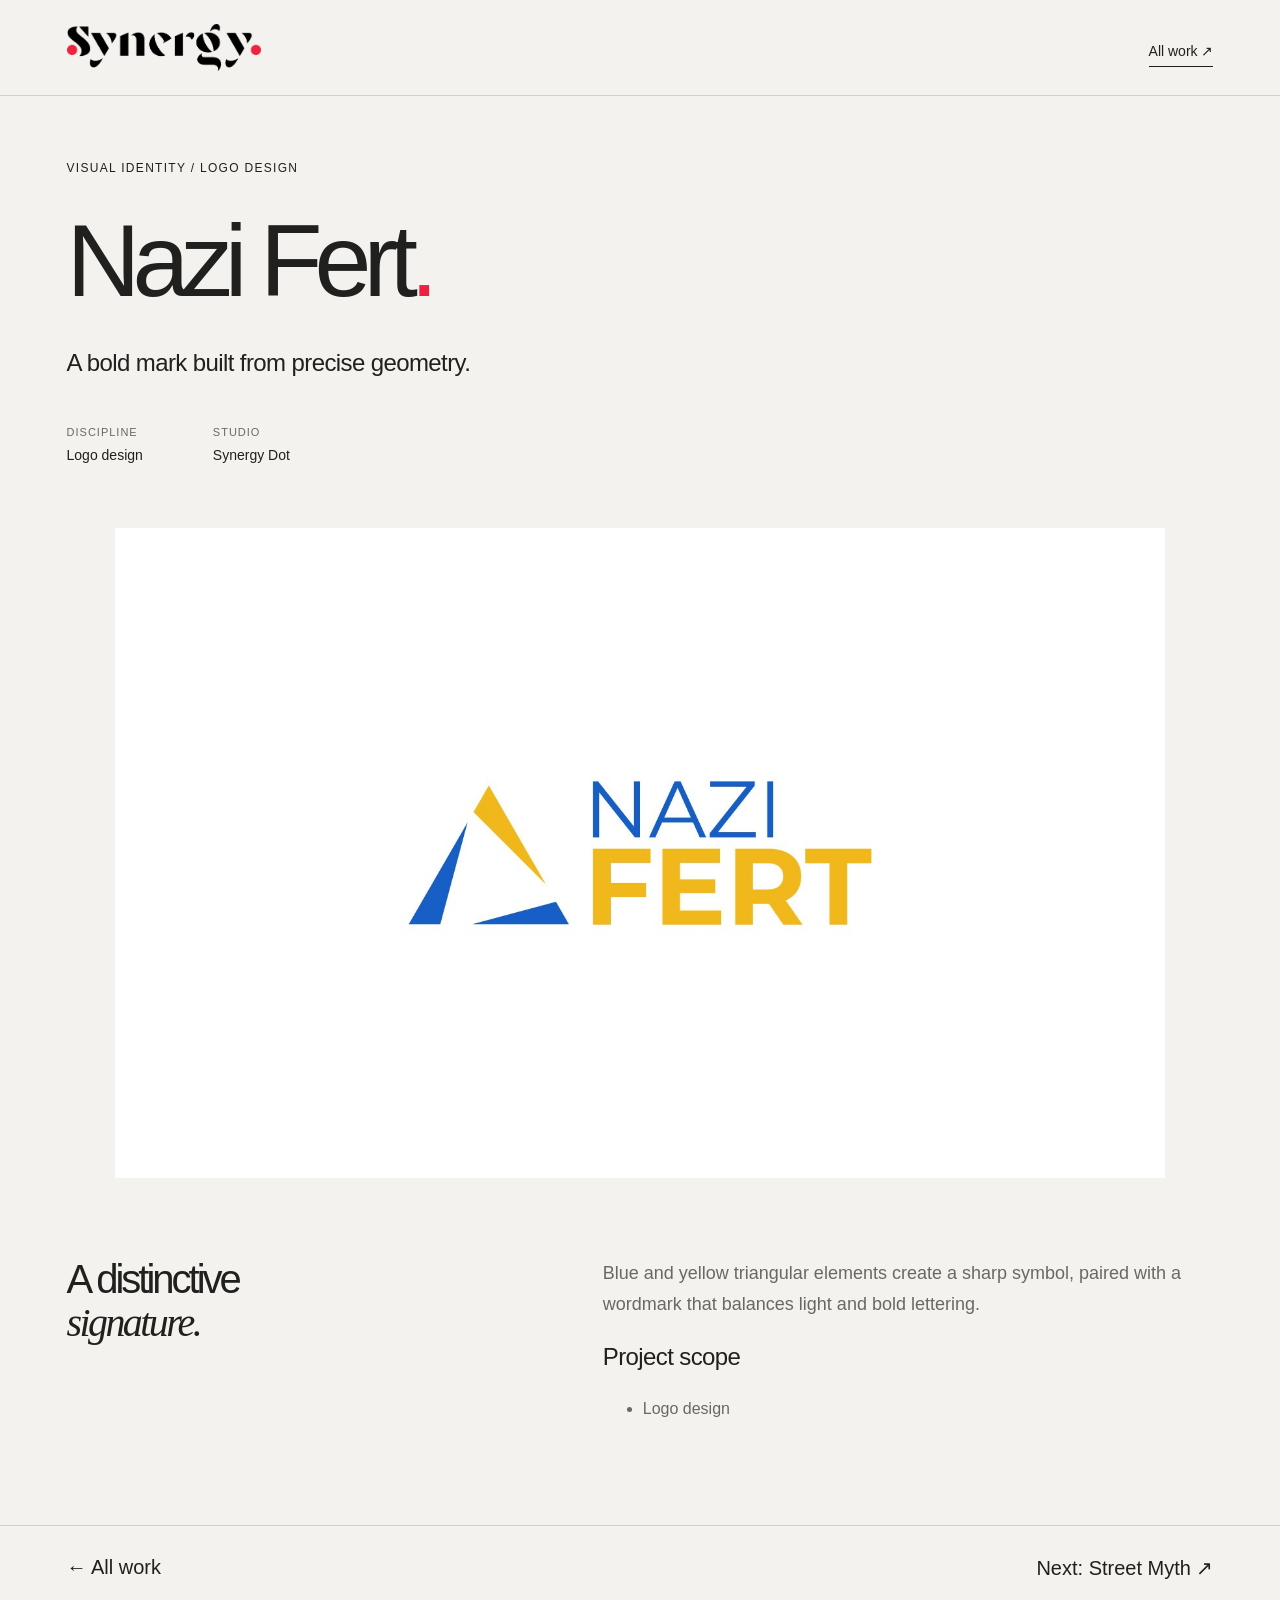
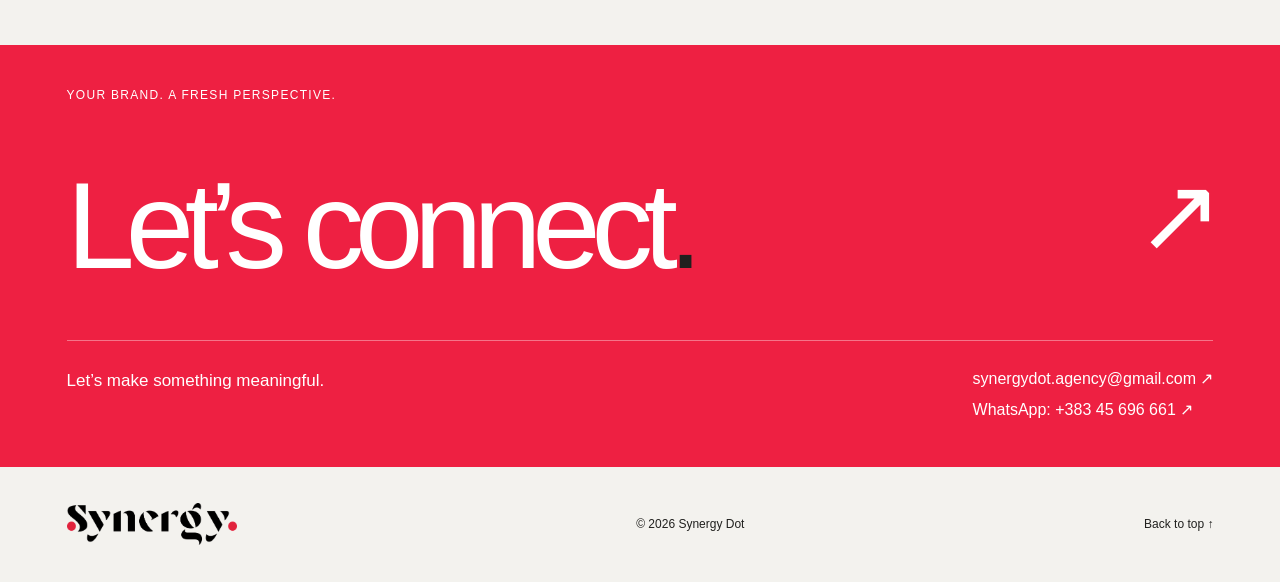
<file: work/nazi-fert.html>
<!doctype html><html lang="en"><head><meta charset="utf-8"><meta name="viewport" content="width=device-width, initial-scale=1"><title>Nazi Fert — Synergy Dot</title><meta name="description" content="A bold mark built from precise geometry."><link rel="icon" href="../assets/favicon.svg" type="image/svg+xml"><link rel="stylesheet" href="../styles.css"><script src="../script.js" defer></script></head><body><a class="skip" href="#main">Skip to content</a><header class="header"><a class="brand" href="../index.html" aria-label="Synergy Dot home"><img class="wordmark" src="../assets/wordmark-transparent.png" alt="Synergy Dot" width="194" height="52"></a><a class="text-link" href="../index.html#work">All work ↗</a></header><main id="main"><section class="case-hero wrap"><span class="eyebrow">Visual identity / Logo design</span><h1 class="project-title">Nazi Fert<span class="period">.</span></h1><p class="case-intro">A bold mark built from precise geometry.</p><div class="case-meta"><div><span>Discipline</span>Logo design</div><div><span>Studio</span>Synergy Dot</div></div></section><div class="wrap"><div class="case-cover  case-logo"><img src="../assets/projects/nazi-fert.jpg" alt="Nazi Fert — Logo design" width="1400" height="1000"></div></div><section class="case-copy wrap"><h2>A distinctive<br><em>signature.</em></h2><div><p>Blue and yellow triangular elements create a sharp symbol, paired with a wordmark that balances light and bold lettering.</p><h3>Project scope</h3><ul><li>Logo design</li></ul></div></section><div class="case-next wrap"><a href="../index.html#work">← All work</a><a href="street-myth.html">Next: Street Myth ↗</a></div><section class="contact"><div class="wrap"><span class="eyebrow">Your brand. A fresh perspective.</span><a class="contact-title" href="mailto:synergydot.agency@gmail.com">Let’s connect<span class="contact-arrow">↗</span><span class="contact-period">.</span></a><div class="contact-bottom"><p>Let’s make something meaningful.</p><div><a href="mailto:synergydot.agency@gmail.com">synergydot.agency@gmail.com ↗</a><a href="https://wa.me/38345696661" target="_blank" rel="noopener noreferrer">WhatsApp: +383 45 696 661 ↗</a></div></div></div></section></main><footer class="wrap"><a class="brand" href="../index.html"><img class="wordmark" src="../assets/wordmark-transparent.png" alt="Synergy Dot" width="194" height="52"></a><span>© <span data-year>2026</span> Synergy Dot</span><a href="#main">Back to top ↑</a></footer></body></html>
</file>
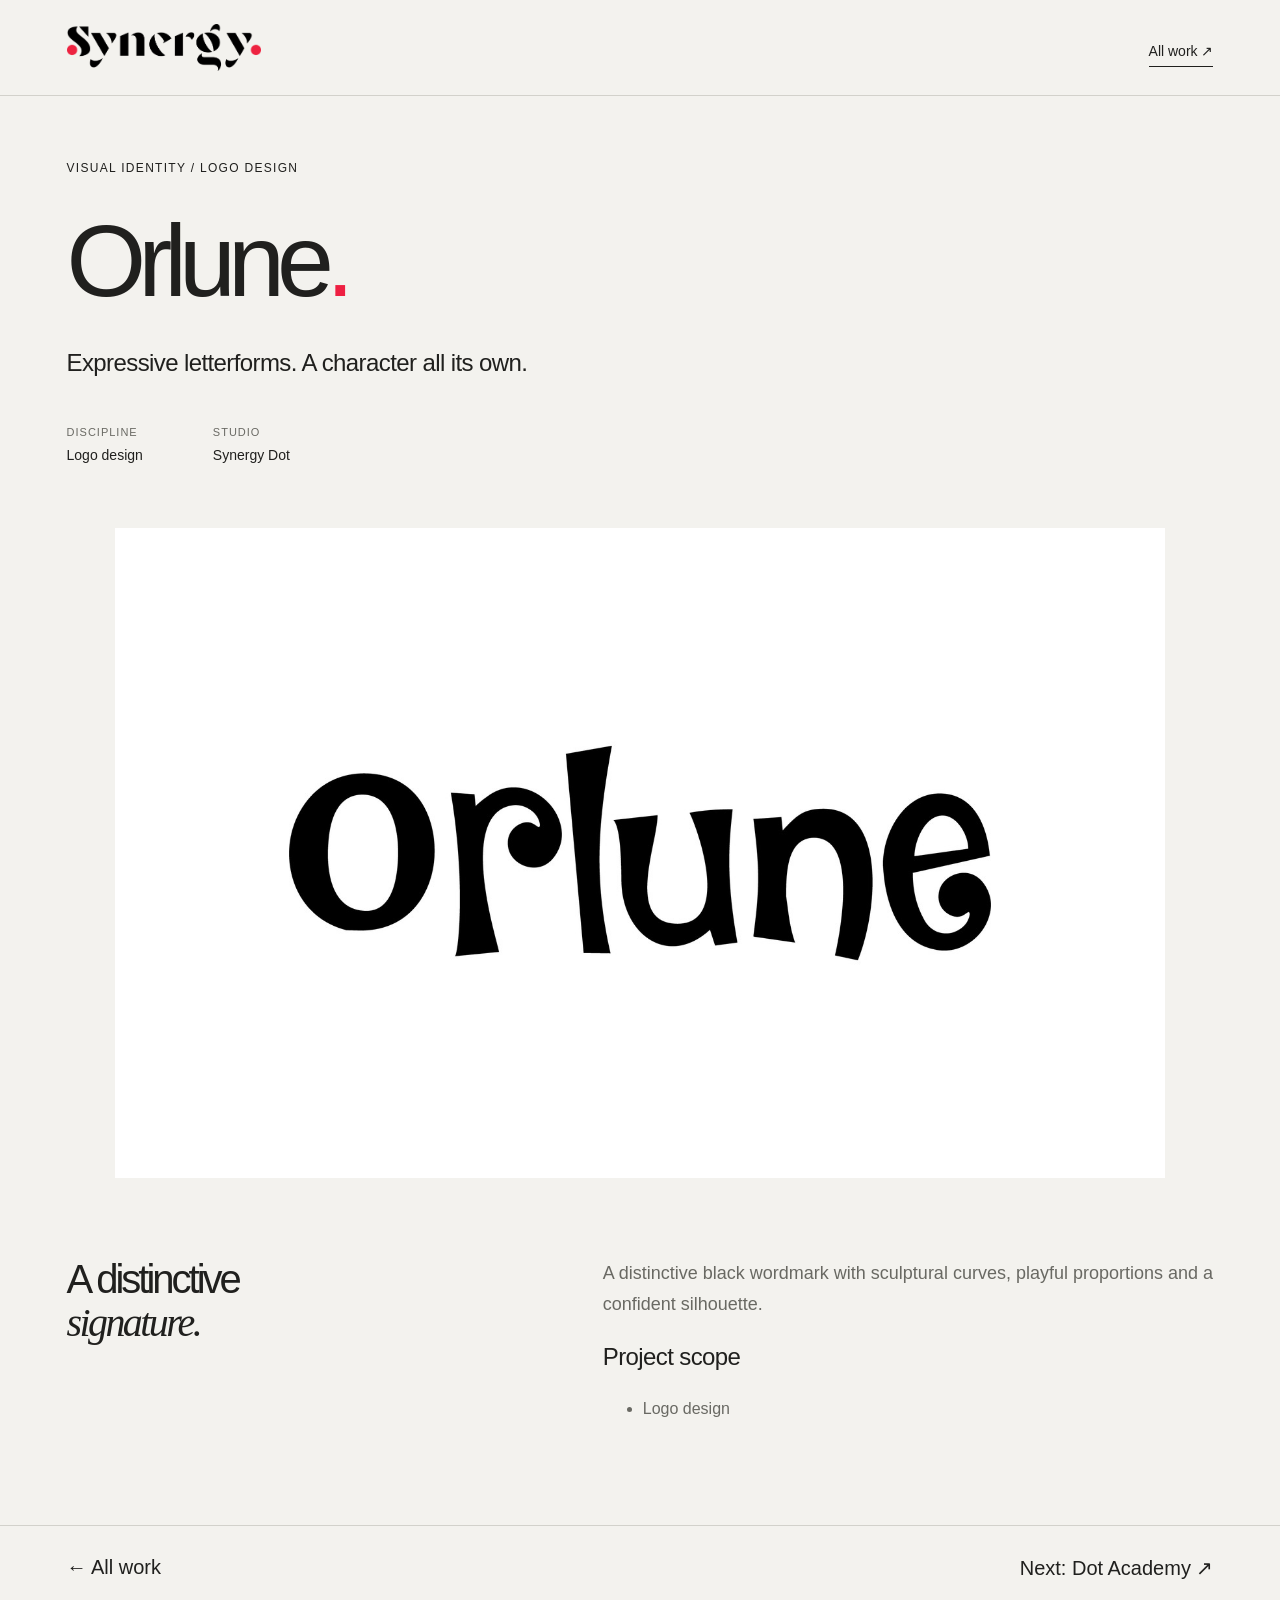
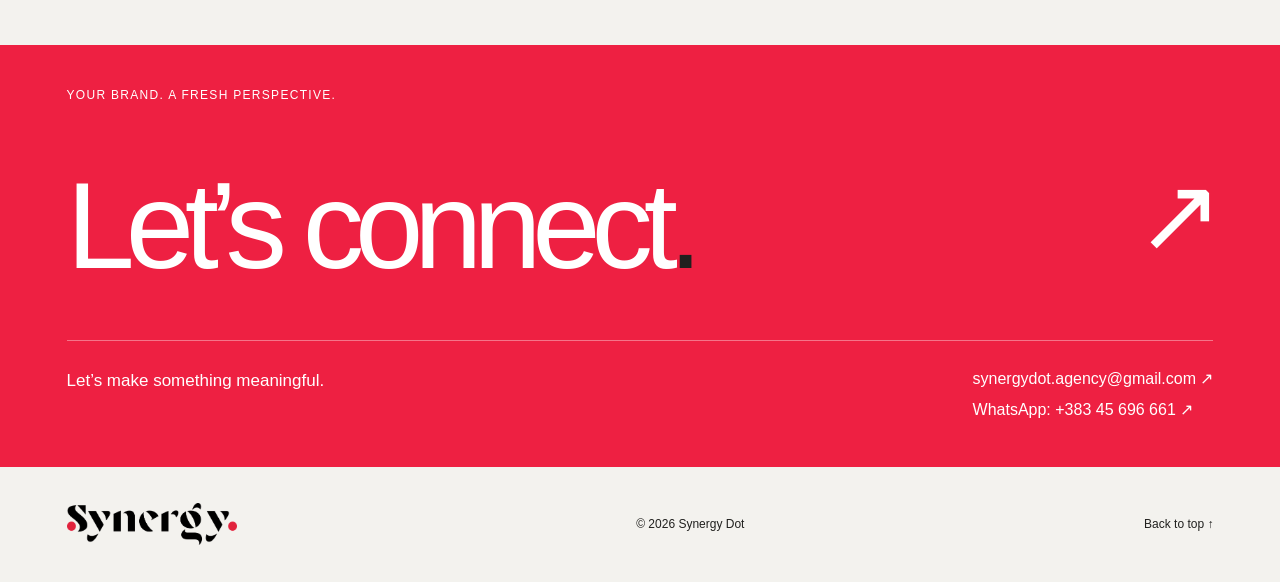
<file: work/orlune.html>
<!doctype html><html lang="en"><head><meta charset="utf-8"><meta name="viewport" content="width=device-width, initial-scale=1"><title>Orlune — Synergy Dot</title><meta name="description" content="Expressive letterforms. A character all its own."><link rel="icon" href="../assets/favicon.svg" type="image/svg+xml"><link rel="stylesheet" href="../styles.css"><script src="../script.js" defer></script></head><body><a class="skip" href="#main">Skip to content</a><header class="header"><a class="brand" href="../index.html" aria-label="Synergy Dot home"><img class="wordmark" src="../assets/wordmark-transparent.png" alt="Synergy Dot" width="194" height="52"></a><a class="text-link" href="../index.html#work">All work ↗</a></header><main id="main"><section class="case-hero wrap"><span class="eyebrow">Visual identity / Logo design</span><h1 class="project-title">Orlune<span class="period">.</span></h1><p class="case-intro">Expressive letterforms. A character all its own.</p><div class="case-meta"><div><span>Discipline</span>Logo design</div><div><span>Studio</span>Synergy Dot</div></div></section><div class="wrap"><div class="case-cover  case-logo"><img src="../assets/projects/orlune.jpg" alt="Orlune — Logo design" width="1400" height="1000"></div></div><section class="case-copy wrap"><h2>A distinctive<br><em>signature.</em></h2><div><p>A distinctive black wordmark with sculptural curves, playful proportions and a confident silhouette.</p><h3>Project scope</h3><ul><li>Logo design</li></ul></div></section><div class="case-next wrap"><a href="../index.html#work">← All work</a><a href="dot-academy.html">Next: Dot Academy ↗</a></div><section class="contact"><div class="wrap"><span class="eyebrow">Your brand. A fresh perspective.</span><a class="contact-title" href="mailto:synergydot.agency@gmail.com">Let’s connect<span class="contact-arrow">↗</span><span class="contact-period">.</span></a><div class="contact-bottom"><p>Let’s make something meaningful.</p><div><a href="mailto:synergydot.agency@gmail.com">synergydot.agency@gmail.com ↗</a><a href="https://wa.me/38345696661" target="_blank" rel="noopener noreferrer">WhatsApp: +383 45 696 661 ↗</a></div></div></div></section></main><footer class="wrap"><a class="brand" href="../index.html"><img class="wordmark" src="../assets/wordmark-transparent.png" alt="Synergy Dot" width="194" height="52"></a><span>© <span data-year>2026</span> Synergy Dot</span><a href="#main">Back to top ↑</a></footer></body></html>
</file>
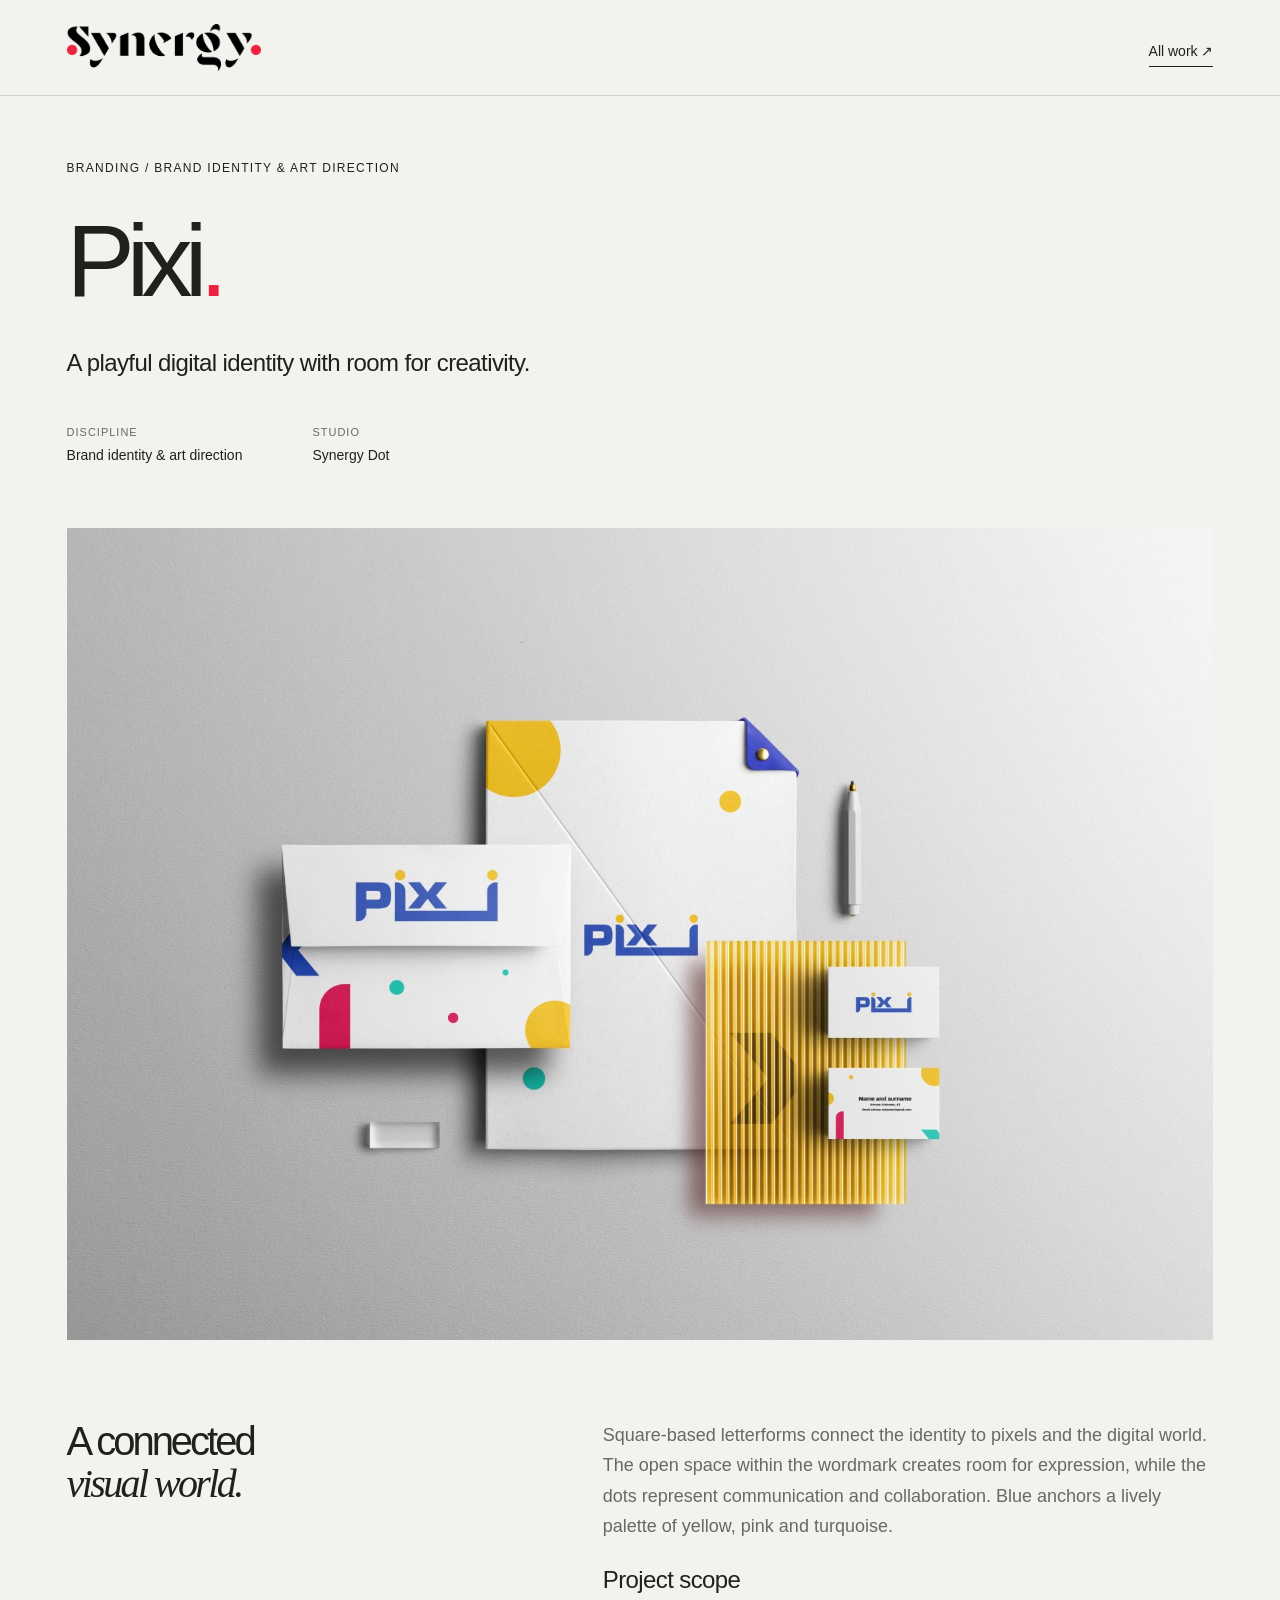
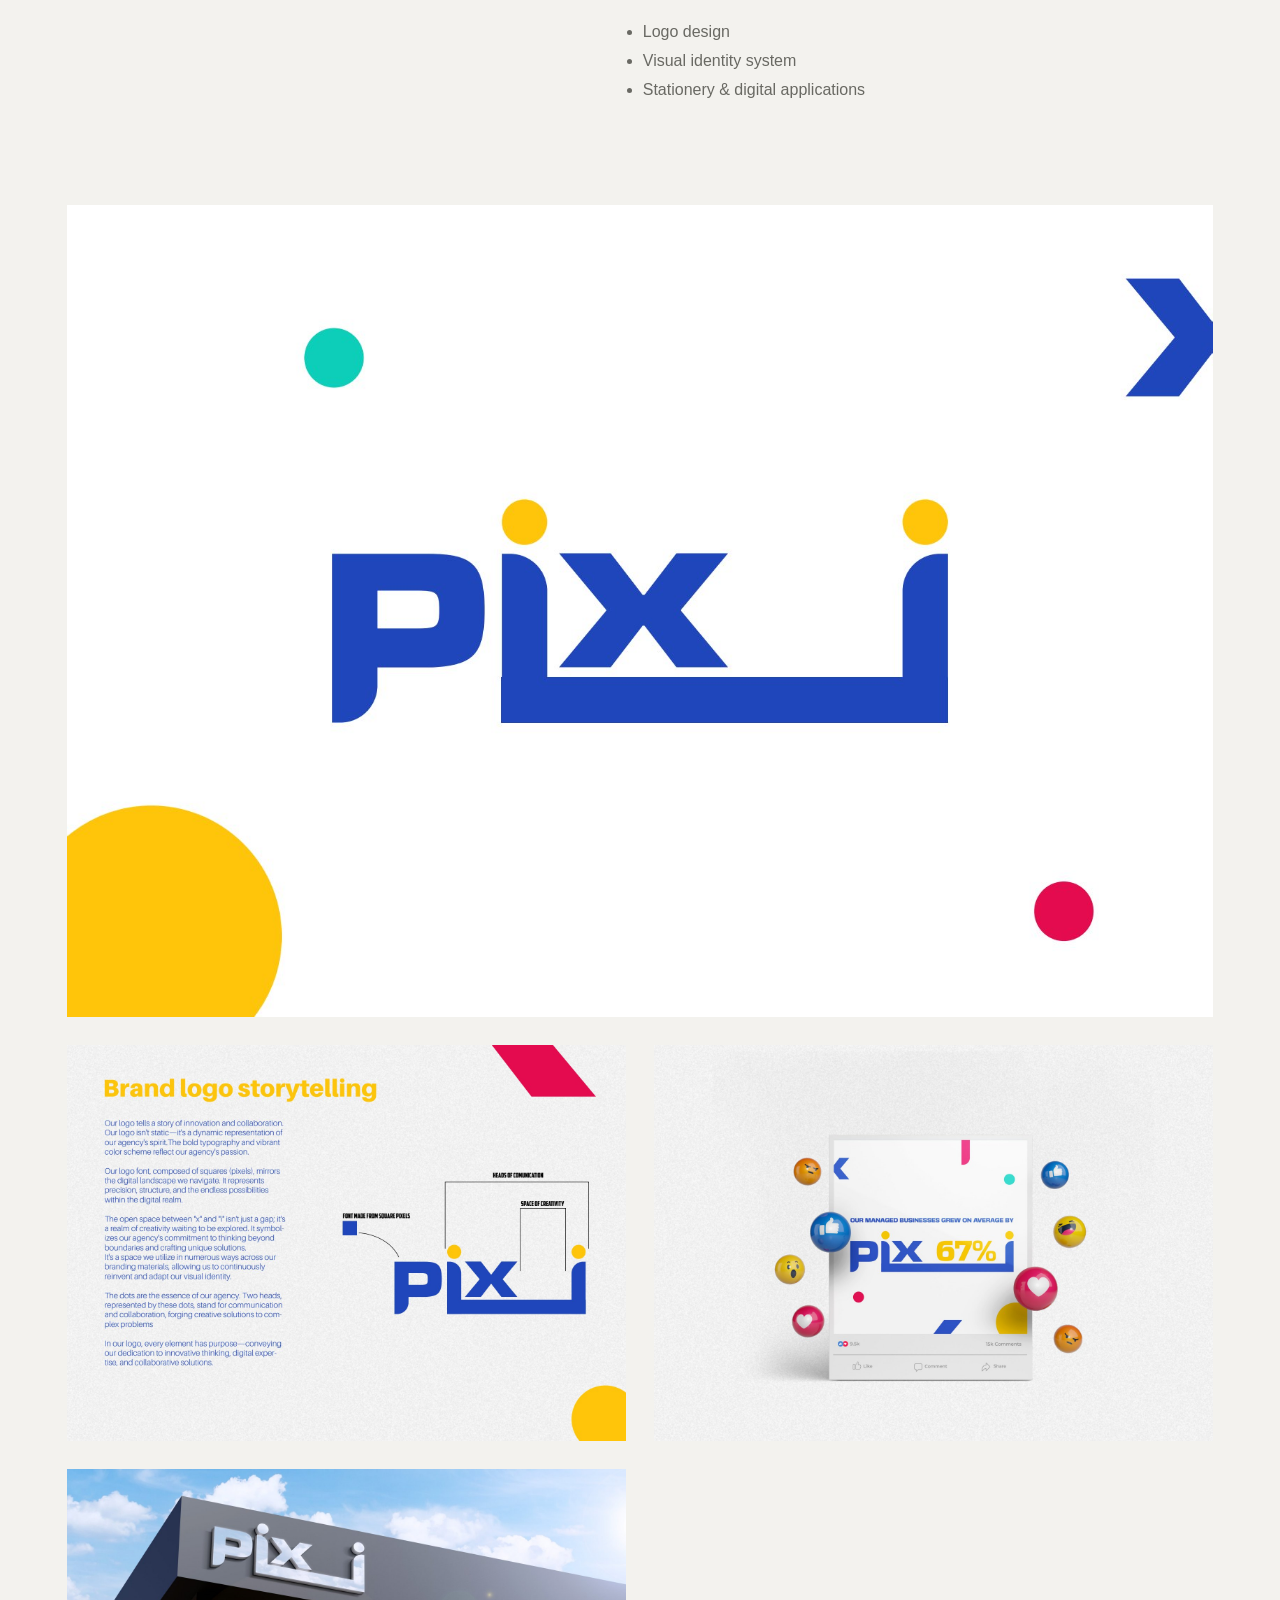
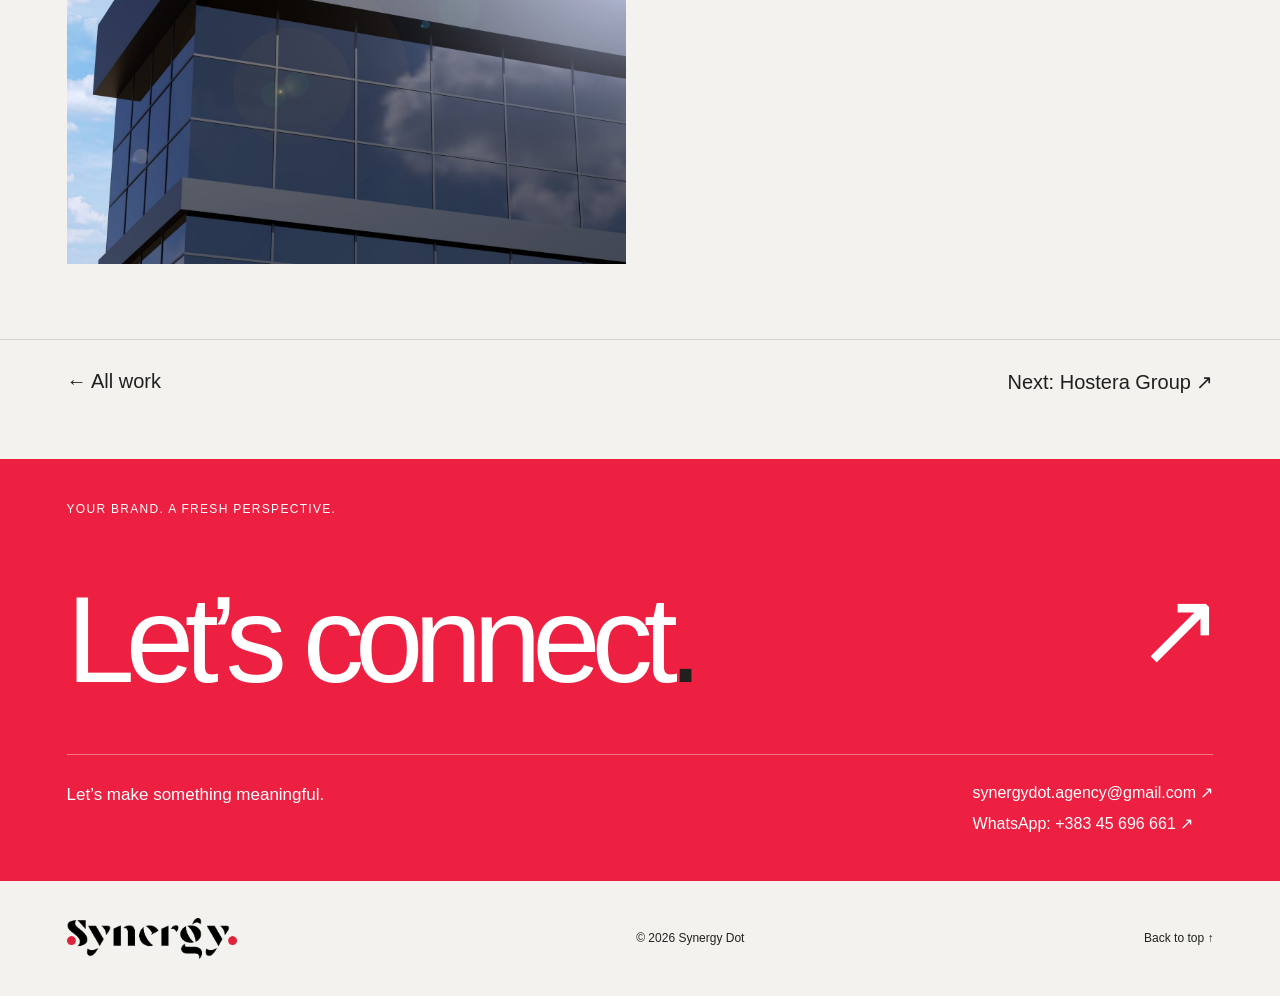
<file: work/pixi.html>
<!doctype html><html lang="en"><head><meta charset="utf-8"><meta name="viewport" content="width=device-width, initial-scale=1"><title>Pixi — Synergy Dot</title><meta name="description" content="A playful digital identity with room for creativity."><link rel="icon" href="../assets/favicon.svg" type="image/svg+xml"><link rel="stylesheet" href="../styles.css"><script src="../script.js" defer></script></head><body><a class="skip" href="#main">Skip to content</a><header class="header"><a class="brand" href="../index.html" aria-label="Synergy Dot home"><img class="wordmark" src="../assets/wordmark-transparent.png" alt="Synergy Dot" width="194" height="52"></a><a class="text-link" href="../index.html#work">All work ↗</a></header><main id="main"><section class="case-hero wrap"><span class="eyebrow">Branding / Brand identity &amp; art direction</span><h1 class="project-title">Pixi<span class="period">.</span></h1><p class="case-intro">A playful digital identity with room for creativity.</p><div class="case-meta"><div><span>Discipline</span>Brand identity &amp; art direction</div><div><span>Studio</span>Synergy Dot</div></div></section><div class="wrap"><div class="case-cover  "><img src="../assets/projects/pixi-3.jpg" alt="Pixi — Brand identity &amp; art direction" width="1400" height="1000"></div></div><section class="case-copy wrap"><h2>A connected<br><em>visual world.</em></h2><div><p>Square-based letterforms connect the identity to pixels and the digital world. The open space within the wordmark creates room for expression, while the dots represent communication and collaboration. Blue anchors a lively palette of yellow, pink and turquoise.</p><h3>Project scope</h3><ul><li>Logo design</li><li>Visual identity system</li><li>Stationery &amp; digital applications</li></ul></div></section><section class="case-gallery wrap " aria-label="Pixi project gallery"><figure><img src="../assets/projects/pixi-1.jpg" alt="Pixi logo and colorful visual elements" loading="lazy" width="1600" height="1000"></figure><figure><img src="../assets/projects/pixi-2.jpg" alt="Pixi logo construction and brand storytelling" loading="lazy" width="1600" height="1000"></figure><figure><img src="../assets/projects/pixi-4.jpg" alt="Pixi social media brand application" loading="lazy" width="1600" height="1000"></figure><figure><img src="../assets/projects/pixi-5.jpg" alt="Pixi exterior signage application" loading="lazy" width="1600" height="1000"></figure></section><div class="case-next wrap"><a href="../index.html#work">← All work</a><a href="hostera.html">Next: Hostera Group ↗</a></div><section class="contact"><div class="wrap"><span class="eyebrow">Your brand. A fresh perspective.</span><a class="contact-title" href="mailto:synergydot.agency@gmail.com">Let’s connect<span class="contact-arrow">↗</span><span class="contact-period">.</span></a><div class="contact-bottom"><p>Let’s make something meaningful.</p><div><a href="mailto:synergydot.agency@gmail.com">synergydot.agency@gmail.com ↗</a><a href="https://wa.me/38345696661" target="_blank" rel="noopener noreferrer">WhatsApp: +383 45 696 661 ↗</a></div></div></div></section></main><footer class="wrap"><a class="brand" href="../index.html"><img class="wordmark" src="../assets/wordmark-transparent.png" alt="Synergy Dot" width="194" height="52"></a><span>© <span data-year>2026</span> Synergy Dot</span><a href="#main">Back to top ↑</a></footer></body></html>
</file>
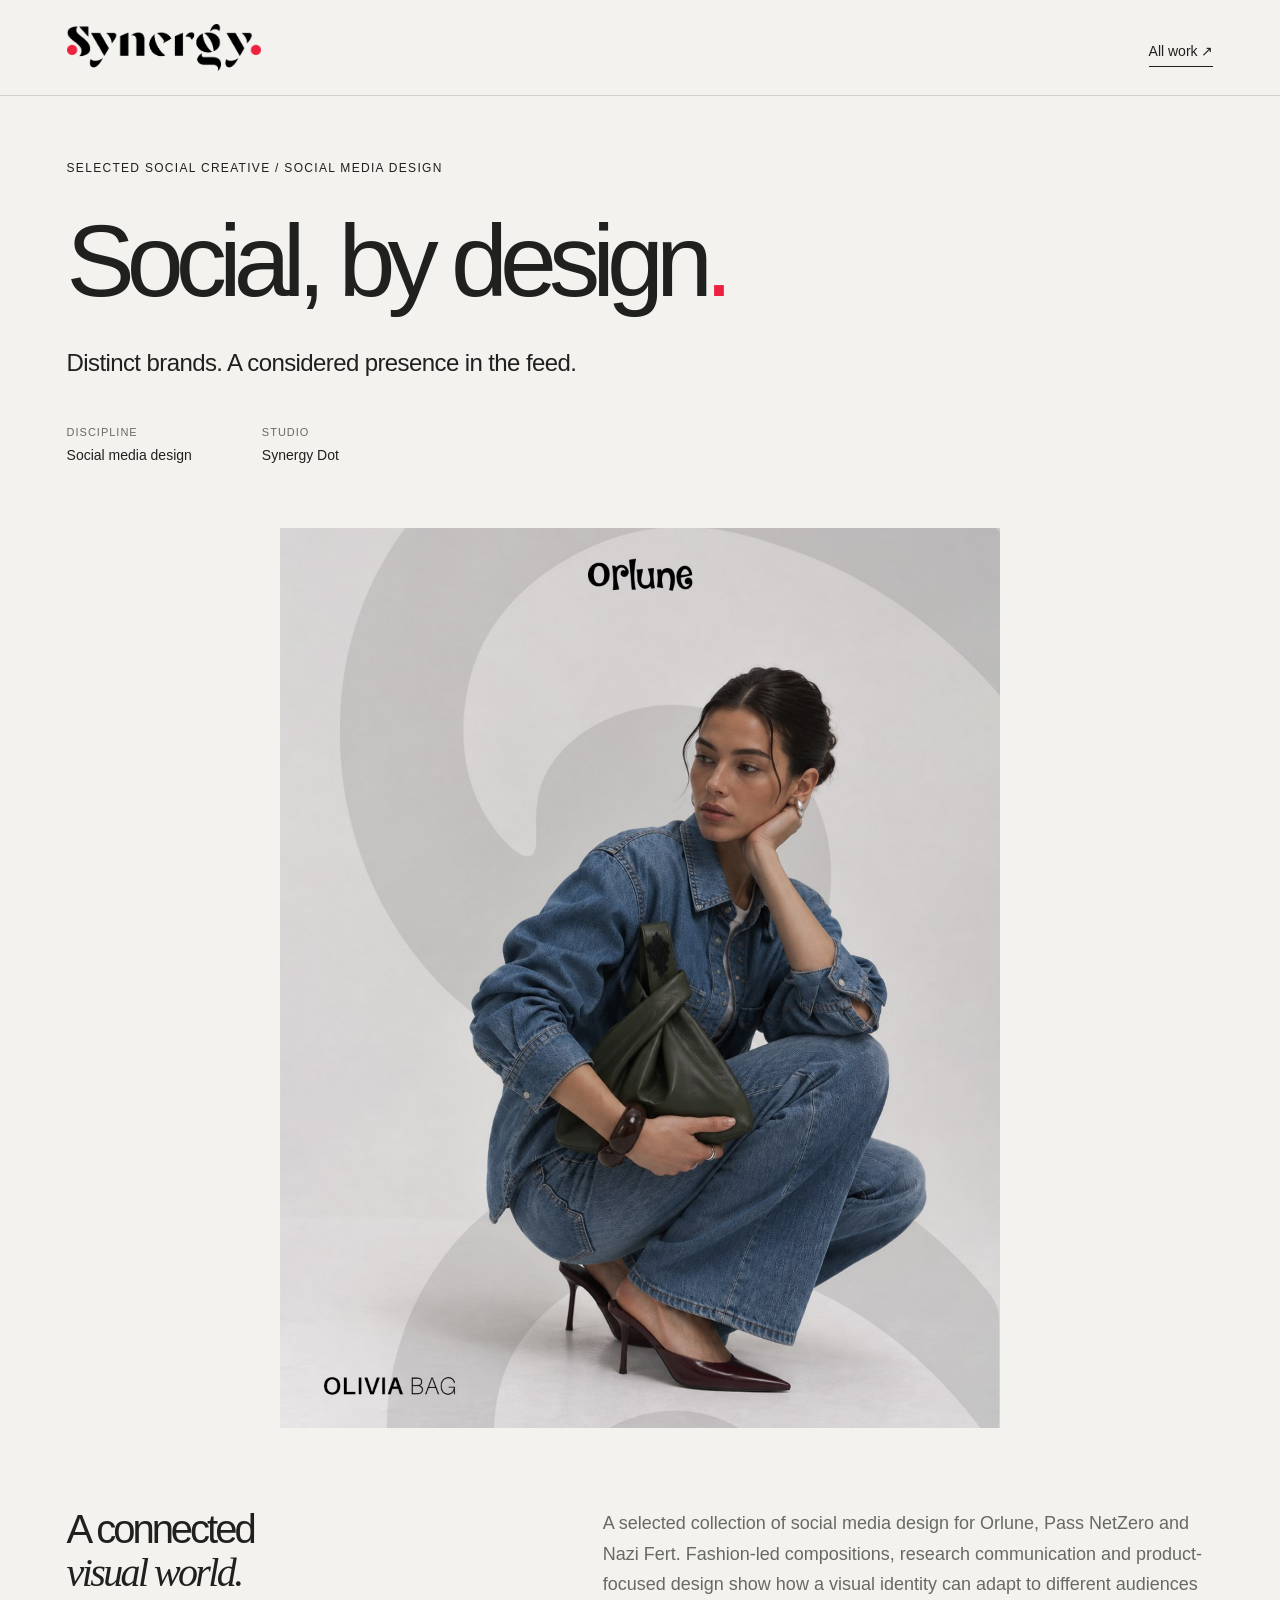
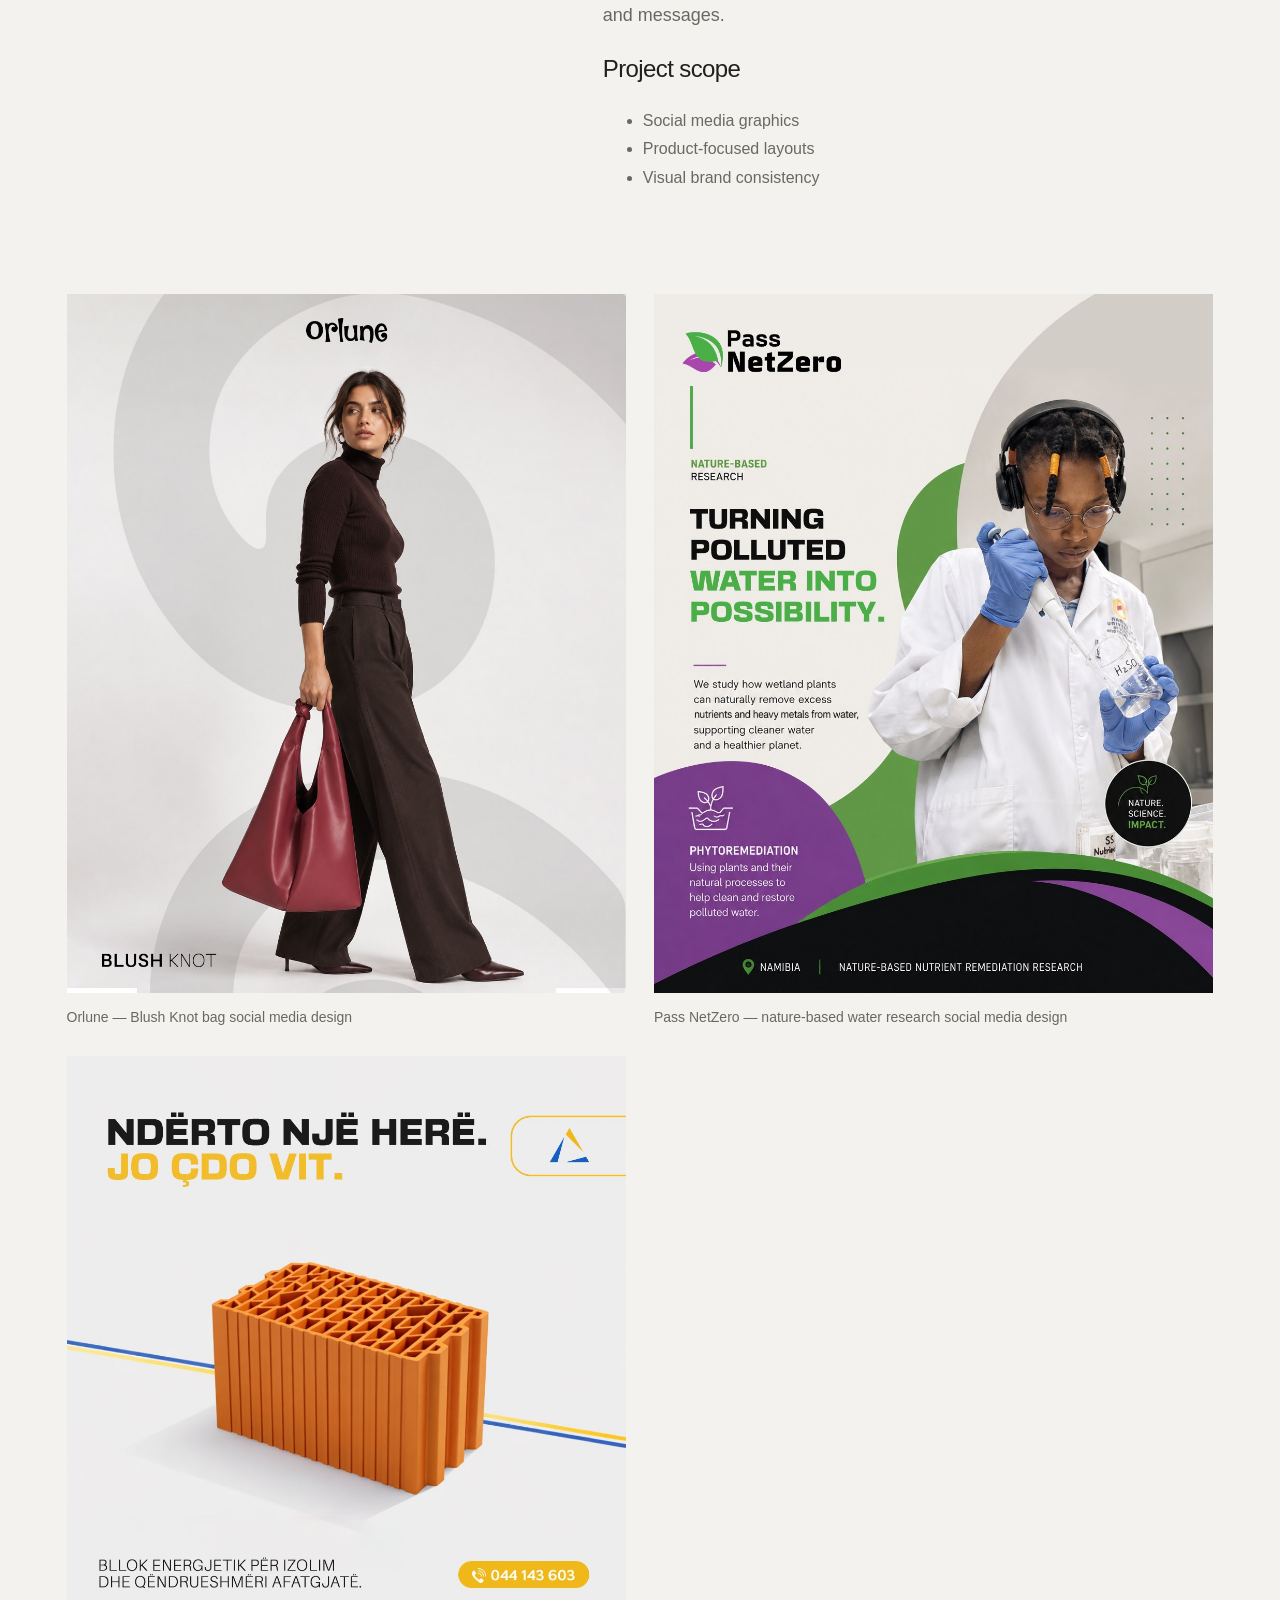
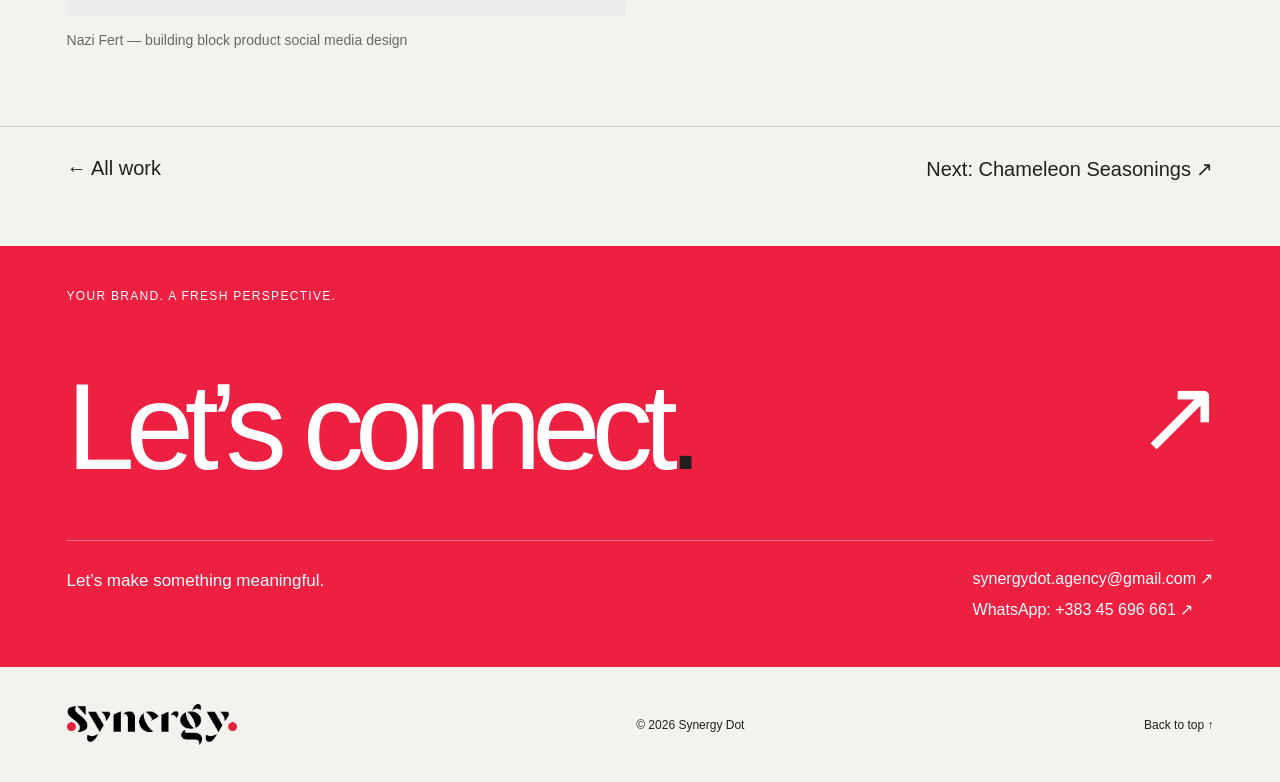
<file: work/social-media.html>
<!doctype html><html lang="en"><head><meta charset="utf-8"><meta name="viewport" content="width=device-width, initial-scale=1"><title>Social, by design — Synergy Dot</title><meta name="description" content="Distinct brands. A considered presence in the feed."><link rel="icon" href="../assets/favicon.svg" type="image/svg+xml"><link rel="stylesheet" href="../styles.css"><script src="../script.js" defer></script></head><body><a class="skip" href="#main">Skip to content</a><header class="header"><a class="brand" href="../index.html" aria-label="Synergy Dot home"><img class="wordmark" src="../assets/wordmark-transparent.png" alt="Synergy Dot" width="194" height="52"></a><a class="text-link" href="../index.html#work">All work ↗</a></header><main id="main"><section class="case-hero wrap"><span class="eyebrow">Selected social creative / Social media design</span><h1 class="project-title">Social, by design<span class="period">.</span></h1><p class="case-intro">Distinct brands. A considered presence in the feed.</p><div class="case-meta"><div><span>Discipline</span>Social media design</div><div><span>Studio</span>Synergy Dot</div></div></section><div class="wrap"><div class="case-cover social-cover "><img src="../assets/projects/orlune-social-1.jpg" alt="Orlune Olivia bag social creative" width="1400" height="1000"></div></div><section class="case-copy wrap"><h2>A connected<br><em>visual world.</em></h2><div><p>A selected collection of social media design for Orlune, Pass NetZero and Nazi Fert. Fashion-led compositions, research communication and product-focused design show how a visual identity can adapt to different audiences and messages.</p><h3>Project scope</h3><ul><li>Social media graphics</li><li>Product-focused layouts</li><li>Visual brand consistency</li></ul></div></section><section class="case-gallery wrap social-gallery" aria-label="Social, by design project gallery"><figure><img src="../assets/projects/orlune-social-2.jpg" alt="Orlune — Blush Knot bag social media design" loading="lazy" width="1600" height="1000"><figcaption>Orlune — Blush Knot bag social media design</figcaption></figure><figure><img src="../assets/projects/pass-netzero-social.jpg" alt="Pass NetZero — nature-based water research social media design" loading="lazy" width="1600" height="1000"><figcaption>Pass NetZero — nature-based water research social media design</figcaption></figure><figure><img src="../assets/projects/nazi-fert-social.jpg" alt="Nazi Fert — building block product social media design" loading="lazy" width="1600" height="1000"><figcaption>Nazi Fert — building block product social media design</figcaption></figure></section><div class="case-next wrap"><a href="../index.html#work">← All work</a><a href="chameleon.html">Next: Chameleon Seasonings ↗</a></div><section class="contact"><div class="wrap"><span class="eyebrow">Your brand. A fresh perspective.</span><a class="contact-title" href="mailto:synergydot.agency@gmail.com">Let’s connect<span class="contact-arrow">↗</span><span class="contact-period">.</span></a><div class="contact-bottom"><p>Let’s make something meaningful.</p><div><a href="mailto:synergydot.agency@gmail.com">synergydot.agency@gmail.com ↗</a><a href="https://wa.me/38345696661" target="_blank" rel="noopener noreferrer">WhatsApp: +383 45 696 661 ↗</a></div></div></div></section></main><footer class="wrap"><a class="brand" href="../index.html"><img class="wordmark" src="../assets/wordmark-transparent.png" alt="Synergy Dot" width="194" height="52"></a><span>© <span data-year>2026</span> Synergy Dot</span><a href="#main">Back to top ↑</a></footer></body></html>
</file>
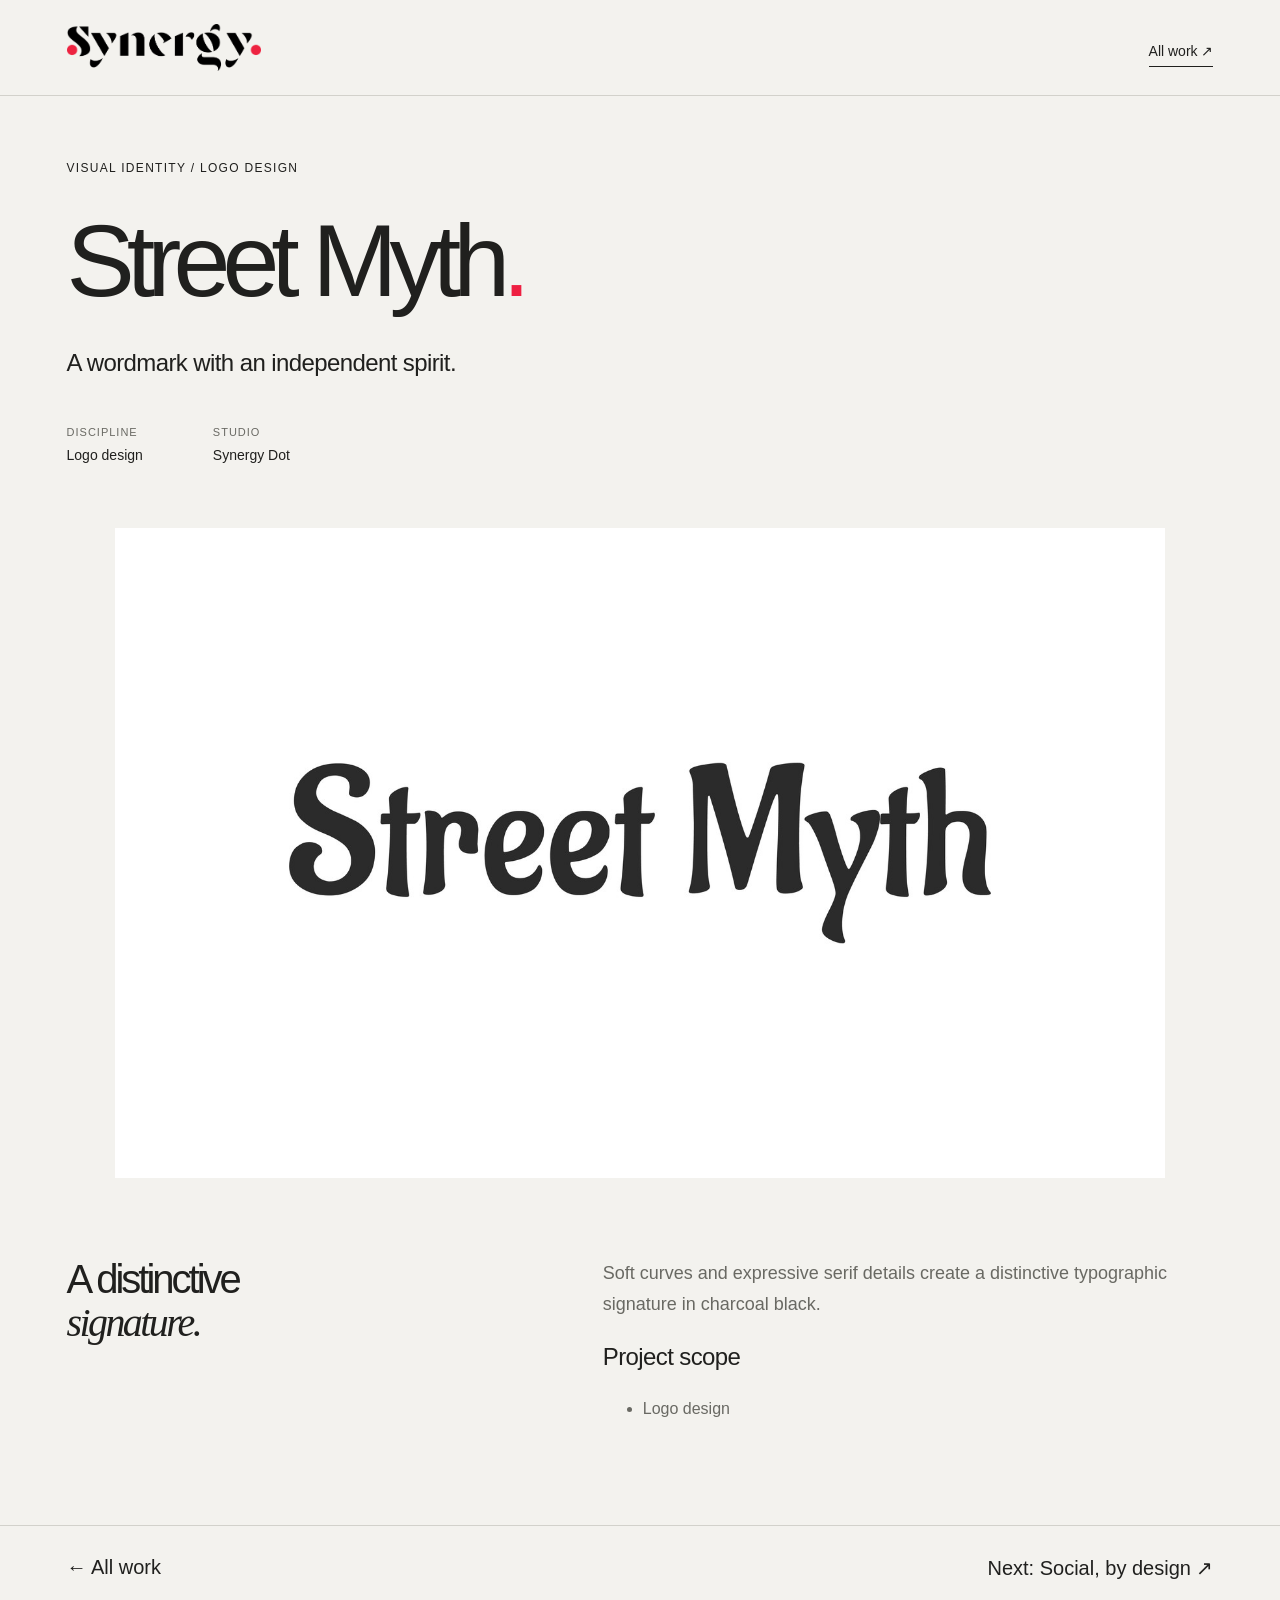
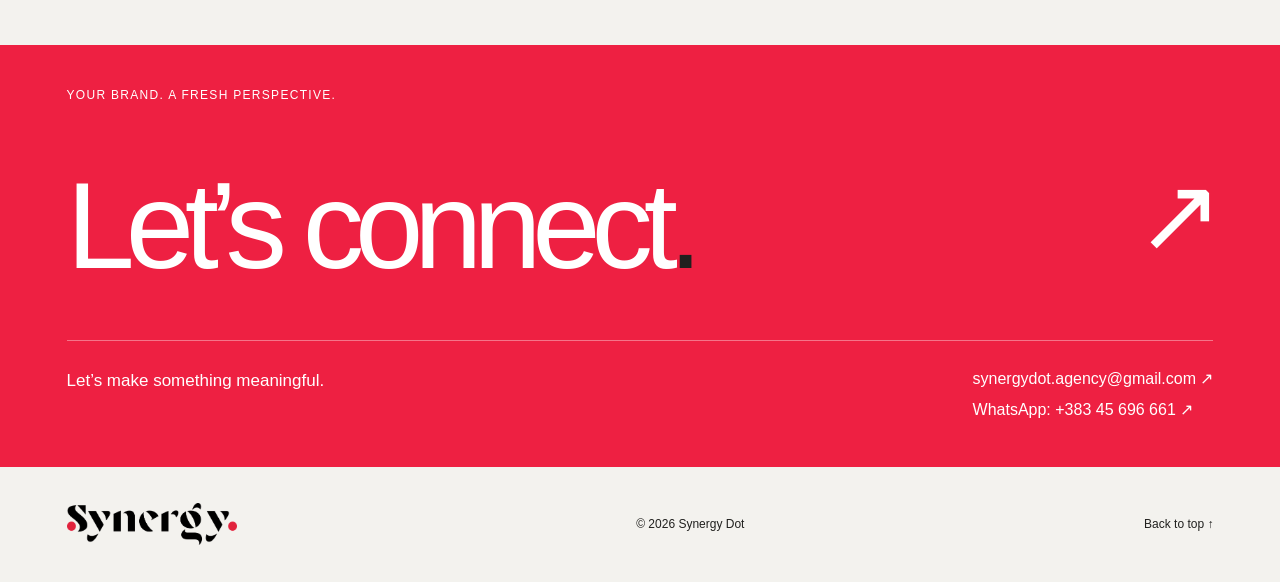
<file: work/street-myth.html>
<!doctype html><html lang="en"><head><meta charset="utf-8"><meta name="viewport" content="width=device-width, initial-scale=1"><title>Street Myth — Synergy Dot</title><meta name="description" content="A wordmark with an independent spirit."><link rel="icon" href="../assets/favicon.svg" type="image/svg+xml"><link rel="stylesheet" href="../styles.css"><script src="../script.js" defer></script></head><body><a class="skip" href="#main">Skip to content</a><header class="header"><a class="brand" href="../index.html" aria-label="Synergy Dot home"><img class="wordmark" src="../assets/wordmark-transparent.png" alt="Synergy Dot" width="194" height="52"></a><a class="text-link" href="../index.html#work">All work ↗</a></header><main id="main"><section class="case-hero wrap"><span class="eyebrow">Visual identity / Logo design</span><h1 class="project-title">Street Myth<span class="period">.</span></h1><p class="case-intro">A wordmark with an independent spirit.</p><div class="case-meta"><div><span>Discipline</span>Logo design</div><div><span>Studio</span>Synergy Dot</div></div></section><div class="wrap"><div class="case-cover  case-logo"><img src="../assets/projects/street-myth.jpg" alt="Street Myth — Logo design" width="1400" height="1000"></div></div><section class="case-copy wrap"><h2>A distinctive<br><em>signature.</em></h2><div><p>Soft curves and expressive serif details create a distinctive typographic signature in charcoal black.</p><h3>Project scope</h3><ul><li>Logo design</li></ul></div></section><div class="case-next wrap"><a href="../index.html#work">← All work</a><a href="social-media.html">Next: Social, by design ↗</a></div><section class="contact"><div class="wrap"><span class="eyebrow">Your brand. A fresh perspective.</span><a class="contact-title" href="mailto:synergydot.agency@gmail.com">Let’s connect<span class="contact-arrow">↗</span><span class="contact-period">.</span></a><div class="contact-bottom"><p>Let’s make something meaningful.</p><div><a href="mailto:synergydot.agency@gmail.com">synergydot.agency@gmail.com ↗</a><a href="https://wa.me/38345696661" target="_blank" rel="noopener noreferrer">WhatsApp: +383 45 696 661 ↗</a></div></div></div></section></main><footer class="wrap"><a class="brand" href="../index.html"><img class="wordmark" src="../assets/wordmark-transparent.png" alt="Synergy Dot" width="194" height="52"></a><span>© <span data-year>2026</span> Synergy Dot</span><a href="#main">Back to top ↑</a></footer></body></html>
</file>
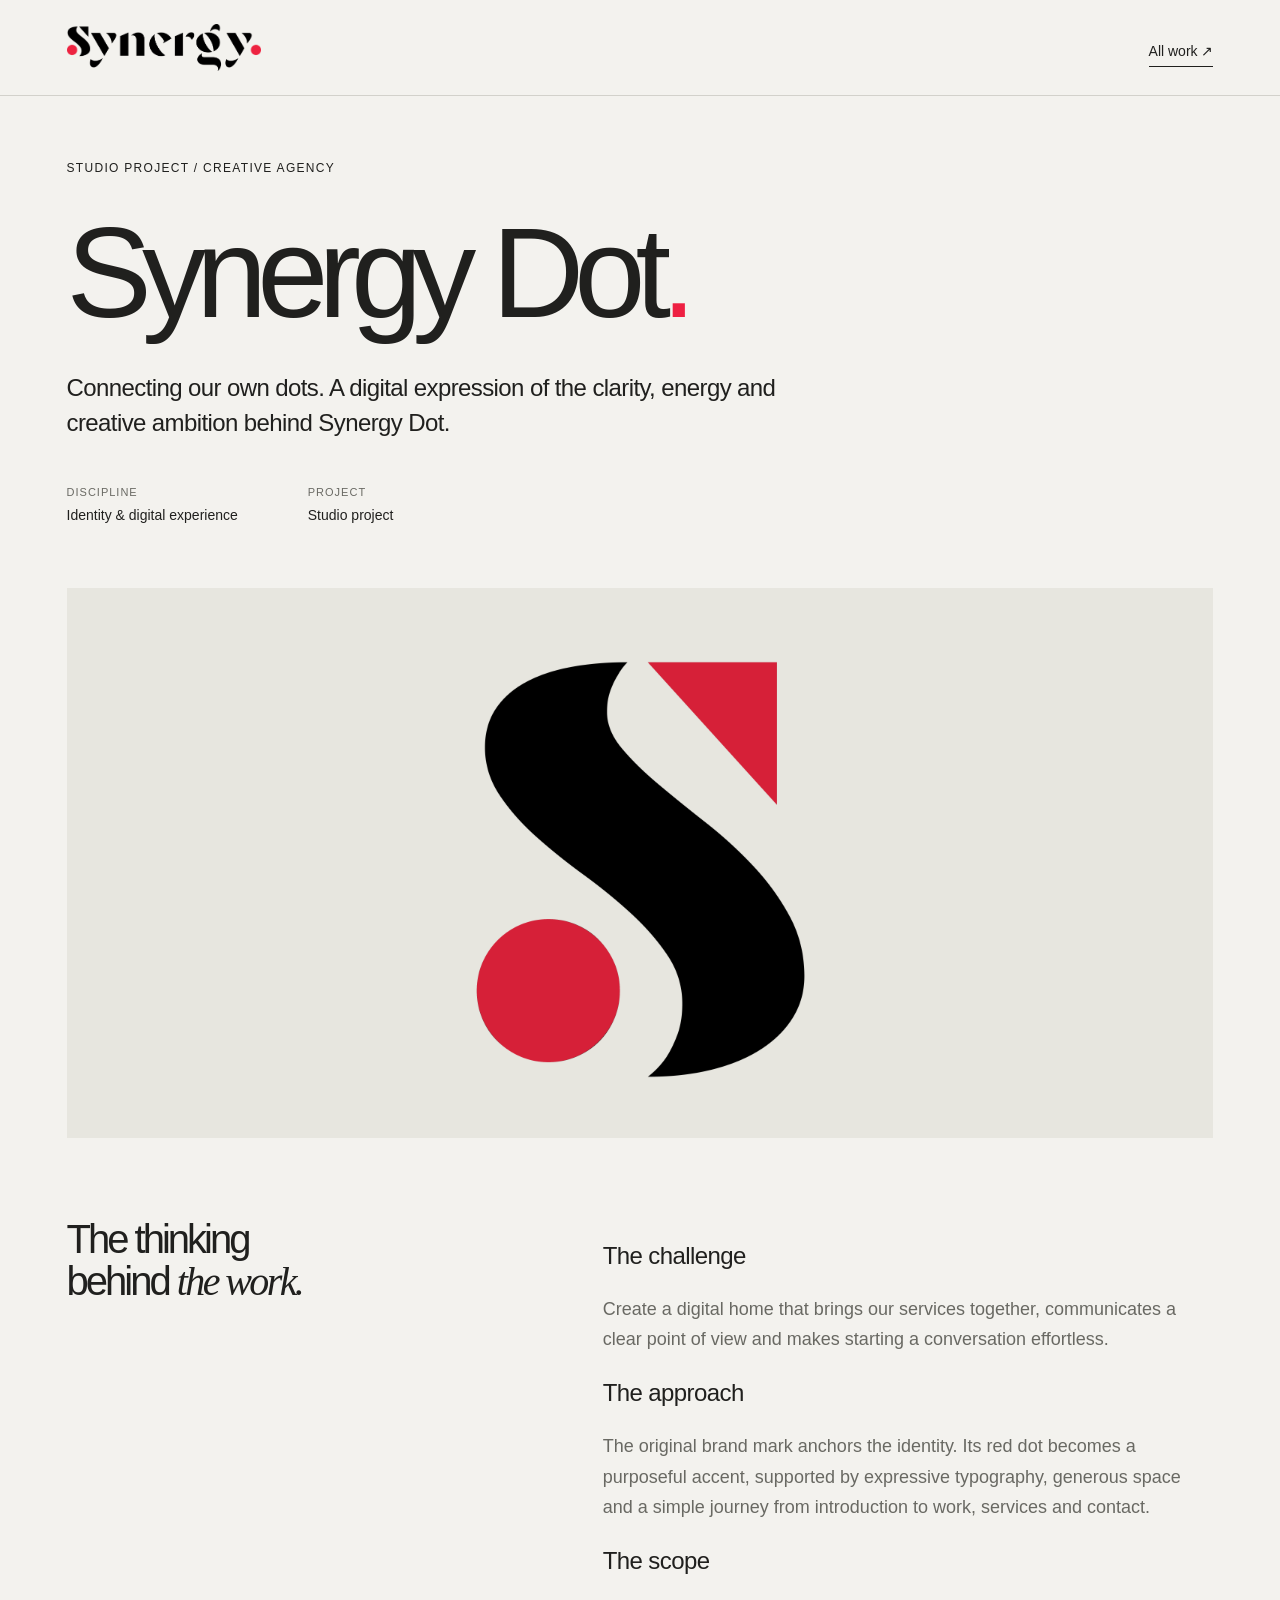
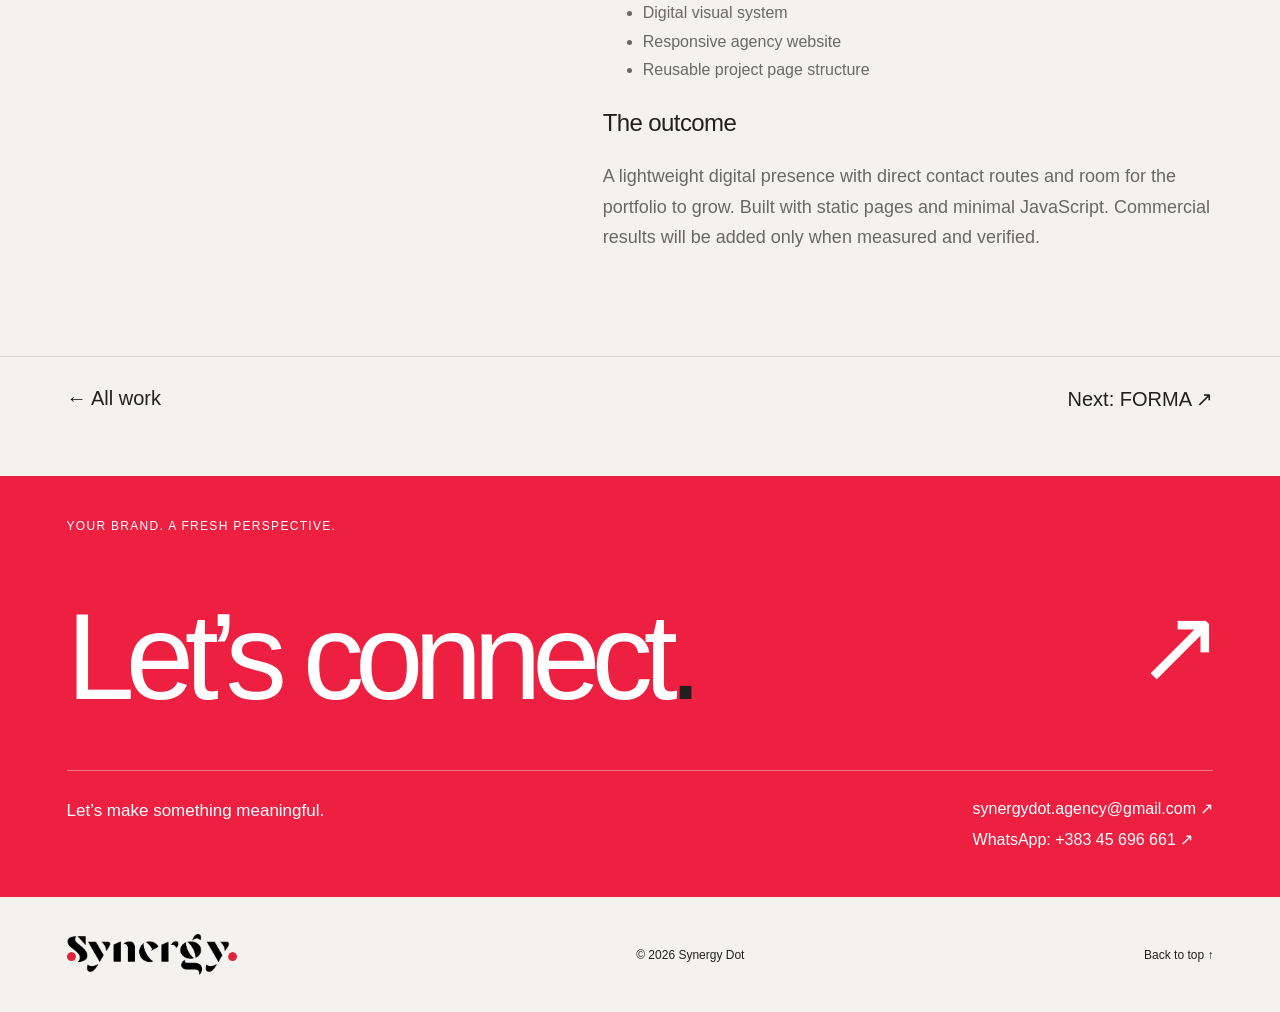
<file: work/synergy-dot.html>
<!doctype html><html lang="en"><head><meta charset="utf-8"><meta name="viewport" content="width=device-width, initial-scale=1"><title>Synergy Dot — Synergy Dot</title><meta name="description" content="Connecting our own dots. A digital expression of the clarity, energy and creative ambition behind Synergy Dot."><link rel="icon" href="../assets/favicon.svg" type="image/svg+xml"><link rel="stylesheet" href="../styles.css"><script src="../script.js" defer></script></head><body><a class="skip" href="#main">Skip to content</a><header class="header"><a class="brand" href="../index.html" aria-label="Synergy Dot home"><img class="wordmark" src="../assets/wordmark-transparent.png" alt="Synergy Dot" width="194" height="52"></a><a class="text-link" href="../index.html#work">All work ↗</a></header><main id="main"><section class="case-hero wrap"><span class="eyebrow">Studio project / Creative agency</span><h1>Synergy Dot<span class="period">.</span></h1><p class="case-intro">Connecting our own dots. A digital expression of the clarity, energy and creative ambition behind Synergy Dot.</p><div class="case-meta"><div><span>Discipline</span>Identity &amp; digital experience</div><div><span>Project</span>Studio project</div></div></section><div class="wrap"><div class="case-brand"><img src="../assets/brand-mark.png" alt="The original Synergy Dot brand mark in black and red" width="460" height="564"></div></div><section class="case-copy wrap"><h2>The thinking<br>behind <em>the work.</em></h2><div><h3>The challenge</h3><p>Create a digital home that brings our services together, communicates a clear point of view and makes starting a conversation effortless.</p><h3>The approach</h3><p>The original brand mark anchors the identity. Its red dot becomes a purposeful accent, supported by expressive typography, generous space and a simple journey from introduction to work, services and contact.</p><h3>The scope</h3><ul><li>Digital visual system</li><li>Responsive agency website</li><li>Reusable project page structure</li></ul><h3>The outcome</h3><p>A lightweight digital presence with direct contact routes and room for the portfolio to grow. Built with static pages and minimal JavaScript. Commercial results will be added only when measured and verified.</p></div></section><div class="case-next wrap"><a href="../index.html#work">← All work</a><a href="forma.html">Next: FORMA ↗</a></div><section class="contact"><div class="wrap"><span class="eyebrow">Your brand. A fresh perspective.</span><a class="contact-title" href="mailto:synergydot.agency@gmail.com">Let’s connect<span class="contact-arrow">↗</span><span class="contact-period">.</span></a><div class="contact-bottom"><p>Let’s make something meaningful.</p><div><a href="mailto:synergydot.agency@gmail.com">synergydot.agency@gmail.com ↗</a><a href="https://wa.me/38345696661" target="_blank" rel="noopener noreferrer">WhatsApp: +383 45 696 661 ↗</a></div></div></div></section></main><footer class="wrap"><a class="brand" href="../index.html"><img class="wordmark" src="../assets/wordmark-transparent.png" alt="Synergy Dot" width="194" height="52"></a><span>© <span data-year>2026</span> Synergy Dot</span><a href="#main">Back to top ↑</a></footer></body></html>
</file>
<file: styles.css>
@charset "UTF-8";
:root{--paper:#f3f2ee;--ink:#20201e;--red:#ee2042;--line:#d2d1cb;--muted:#696963}*{box-sizing:border-box}html{scroll-behavior:smooth;scroll-padding-top:100px}body{margin:0;background:var(--paper);color:var(--ink);font-family:Arial,Helvetica,sans-serif;-webkit-font-smoothing:antialiased}a{color:inherit;text-decoration:none}button{font:inherit}button,a,summary{-webkit-tap-highlight-color:transparent}a:focus-visible,button:focus-visible,summary:focus-visible{outline:3px solid var(--red);outline-offset:6px}.wrap{max-width:1600px;margin:auto;padding-left:5.2%;padding-right:5.2%}.header{display:flex;align-items:center;justify-content:space-between;padding:24px 5.2%;border-bottom:1px solid var(--line);position:relative;z-index:10}.brand{display:flex;align-items:center;gap:10px;font-weight:800;font-size:27px;letter-spacing:-1.5px}.brand img{object-fit:contain;mix-blend-mode:multiply}.brand-dot{font-weight:400}nav{display:flex;align-items:center;gap:38px;font-size:14px}nav>a{padding:10px 0}nav>a:hover{color:var(--red)}.nav-contact{border:1px solid #aaa9a3;border-radius:40px;padding:12px 20px}.nav-contact span{margin-left:30px}.menu-toggle{display:none}.hero{padding-top:62px}.eyebrow{text-transform:uppercase;font-size:12px;letter-spacing:1.3px;display:block;font-weight:500}.hero .eyebrow{display:flex;align-items:center;gap:10px}.red-dot{width:8px;height:8px;background:var(--red);border-radius:50%}h1{font-size:clamp(80px,10.7vw,170px);font-weight:500;line-height:.97;letter-spacing:-.078em;margin:36px 0 40px}.serif,em{font-family:Georgia,'Times New Roman',serif;font-weight:400;letter-spacing:-.065em}.serif{font-style:italic}.period{color:var(--red)}.hero-bottom{display:flex;justify-content:space-between;align-items:center;padding-bottom:56px}.hero-bottom p{font-size:18px;line-height:1.5;margin:0}.round-link{display:flex;align-items:center;gap:30px;font-size:14px}.circle-arrow{width:58px;height:58px;border:1px solid #999991;border-radius:50%;display:grid;place-items:center;font-size:27px;transition:.25s}.round-link:hover .circle-arrow{background:var(--red);color:#fff;border-color:var(--red);transform:rotate(45deg)}.hero-meta{display:flex;justify-content:space-between;border-top:1px solid var(--line);padding:18px 0;font-size:10px;letter-spacing:1px}.work-section{padding-top:112px;padding-bottom:115px}.section-top{display:flex;justify-content:space-between;align-items:flex-end;margin-bottom:46px}.section-top h2,h2{font-weight:400;font-size:clamp(40px,4.4vw,68px);line-height:1.06;letter-spacing:-3px;margin:25px 0 0}.section-top>p{font-size:16px;line-height:1.65;margin:0 0 5px;max-width:380px}.project-grid{display:grid;grid-template-columns:1.2fr 1fr;gap:38px}.project-small{margin-top:115px}.project-image{position:relative;overflow:hidden;aspect-ratio:1.2;background:#dedcd6}.project-image>img{width:100%;height:100%;object-fit:cover;transition:transform .65s}.project:hover .project-image>img{transform:scale(1.035)}.project-open{position:absolute;bottom:18px;right:18px;width:43px;height:43px;display:grid;place-items:center;border-radius:50%;background:var(--paper);font-size:25px}.project-caption{display:flex;align-items:center;justify-content:space-between;gap:12px;padding-top:19px}.project-caption h3{font-size:24px;letter-spacing:-1px;margin:0;font-weight:500}.project-caption>span{font-size:12px}.project-type{font-size:12px;color:var(--muted);margin-top:8px}.synergy-art{background:#e9e8e2;display:flex;justify-content:center;align-items:center;aspect-ratio:1}.synergy-art>img{width:46%;height:66%;object-fit:contain;mix-blend-mode:multiply}.art-label,.art-bottom{position:absolute;font-size:10px;letter-spacing:2px;left:25px}.art-label{top:25px}.art-bottom{bottom:29px}.services{background:#222320;color:#f1f0e9;padding:95px 0 105px}.services .section-top{margin-bottom:65px}.services .eyebrow{color:#bbbcb4}.service-list details{border-top:1px solid #50514b}.service-list details:last-child{border-bottom:1px solid #50514b}summary{list-style:none;cursor:pointer;display:flex;align-items:center;gap:35px;padding:26px 0}summary::-webkit-details-marker{display:none}.service-number{color:#b7b8b0;font-size:12px}summary h3{font-weight:400;font-size:clamp(22px,2.5vw,37px);margin:0;letter-spacing:-1px}.plus{margin-left:auto;font-size:30px;font-weight:300;transition:transform .2s}details[open] .plus{transform:rotate(45deg);color:#ff5a72}.service-body{display:grid;grid-template-columns:1fr 1fr;gap:80px;padding:0 0 32px 50px;color:#c3c4ba}.service-body p{margin:0;line-height:1.65;max-width:440px;font-size:16px}.service-body ul{list-style:none;margin:0;padding:0;display:grid;grid-template-columns:1fr 1fr;gap:12px;font-size:14px;align-content:start}.about{padding-top:110px;padding-bottom:115px}.about-grid{display:grid;grid-template-columns:1.1fr 1fr;gap:8%;margin-top:24px}.about h2{margin:0}.about-grid p{font-size:16px;line-height:1.75;color:var(--muted);margin:0 0 20px}.about-grid .lead{font-size:24px;letter-spacing:-.6px;line-height:1.35;color:var(--ink)}.text-link{display:inline-block;border-bottom:1px solid var(--ink);padding:7px 0;font-size:14px;margin-top:8px}.principles{display:grid;grid-template-columns:repeat(3,1fr);gap:55px;margin-top:90px}.principles>div{border-top:1px solid var(--line);padding-top:20px}.principles span{font-size:11px;letter-spacing:1px}.principles h3{font-size:21px;font-weight:500;letter-spacing:-.5px;margin:25px 0 12px}.principles p{font-size:15px;color:var(--muted);line-height:1.6;max-width:300px}.contact{background:var(--red);color:#fff;padding:43px 0 48px}.contact-top{display:flex;justify-content:space-between;align-items:center}.contact-top>span:last-child{font-size:11px;letter-spacing:1px}.contact-title{display:block;position:relative;font-size:clamp(55px,9.6vw,146px);font-weight:500;letter-spacing:-.075em;line-height:1.2;margin:50px 0 40px}.contact-arrow{float:right;font-size:.85em;transition:transform .3s}.contact-title:hover .contact-arrow{transform:translate(8px,-8px)}.contact-period{color:var(--ink)}.contact-bottom{display:flex;justify-content:space-between;border-top:1px solid #ffffff60;padding-top:28px}.contact-bottom p{margin:0;font-size:17px;line-height:1.4}.contact-bottom>div{display:flex;flex-direction:column;gap:12px;font-size:16px}.contact-bottom a:hover{text-decoration:underline}footer{display:flex;justify-content:space-between;align-items:center;min-height:115px;font-size:12px}footer .brand{font-size:23px}.skip{position:absolute;left:10px;top:-100px;background:#fff;padding:12px;z-index:100}.skip:focus{top:10px}.case-hero{padding-top:65px;padding-bottom:65px}.case-hero h1{font-size:clamp(64px,10vw,145px);margin:36px 0}.case-intro{max-width:740px;font-size:24px;line-height:1.45;letter-spacing:-.6px}.case-meta{display:flex;gap:70px;margin-top:45px;font-size:14px}.case-meta span{display:block;font-size:11px;color:var(--muted);margin-bottom:9px;text-transform:uppercase;letter-spacing:1px}.case-image{width:100%;height:auto;display:block}.case-brand{height:550px;background:#e7e6df;display:grid;place-items:center}.case-brand img{height:75%;max-width:80%;object-fit:contain;mix-blend-mode:multiply}.case-copy{display:grid;grid-template-columns:1fr 1.4fr;gap:100px;padding-top:80px;padding-bottom:85px}.case-copy h2{font-size:40px;margin:0}.case-copy p{font-size:18px;line-height:1.7;color:var(--muted);margin-top:0}.case-copy h3{font-size:24px;font-weight:500;letter-spacing:-.6px}.case-copy li{font-size:16px;line-height:1.8;color:var(--muted)}.case-next{padding-top:30px;padding-bottom:65px;border-top:1px solid var(--line);display:flex;justify-content:space-between;font-size:20px}
@media(min-width:1500px){.hero{padding-top:80px}}@media(max-width:850px){.hero-meta span:last-child{display:none}.section-top>p{max-width:260px;font-size:14px}.project-grid{gap:24px}.project-small{margin-top:70px}.project-caption{display:block}.project-caption>span{display:block;margin-top:8px}.about-grid{gap:35px}.principles{gap:25px}.service-body{gap:35px}.case-copy{gap:40px}}
@media(max-width:600px){html{scroll-padding-top:25px}.wrap{padding-left:6%;padding-right:6%}.header{padding:19px 6%}.brand{font-size:25px}.brand img{width:24px;height:30px}.menu-toggle{display:flex;align-items:center;gap:20px;border:0;background:none;padding:10px 0 10px 16px;font-size:14px}.menu-toggle span{font-size:23px}nav{display:none;position:absolute;left:0;right:0;top:100%;background:var(--paper);padding:20px 6% 30px;border-bottom:1px solid var(--line);flex-direction:column;align-items:stretch;gap:10px}nav.is-open{display:flex}nav>a{font-size:20px;padding:12px}.nav-contact{margin-top:8px}.hero{padding-top:44px}.hero .eyebrow{font-size:10px;letter-spacing:.75px}h1{font-size:clamp(65px,13.1vw,82px);line-height:1.02;margin:34px 0 30px;letter-spacing:-.075em}.hero-bottom{align-items:flex-start;gap:25px;flex-direction:column;padding-bottom:35px}.hero-bottom p{font-size:16px}.round-link{gap:18px}.circle-arrow{width:43px;height:43px;font-size:22px}.hero-meta{font-size:8px;gap:15px;line-height:1.6}.hero-meta span:nth-child(2){text-align:right;max-width:145px}.work-section{padding-top:65px;padding-bottom:60px}.section-top{display:block;margin-bottom:28px}.section-top h2,h2{font-size:45px;letter-spacing:-2.5px}.section-top>p{margin-top:24px;max-width:none;font-size:15px}.project-grid{grid-template-columns:1fr;gap:30px}.project-small{margin:0}.project-image{aspect-ratio:1.16}.project-caption{display:flex}.project-caption>span{margin:0}.services{padding:60px 0}.services .section-top{margin-bottom:35px}summary{gap:18px;padding:24px 0}summary h3{font-size:23px;letter-spacing:-.8px}.service-body{display:block;padding-left:0}.service-body ul{margin-top:24px;gap:12px}.service-body p{font-size:15px}.about{padding-top:65px;padding-bottom:60px}.about-grid{grid-template-columns:1fr;gap:30px}.principles{grid-template-columns:1fr;gap:25px;margin-top:45px}.principles h3{margin-top:16px}.principles p{max-width:none;margin-bottom:0}.contact{padding:30px 0}.contact-top>span:last-child{display:none}.contact-title{font-size:12vw;margin:38px 0;letter-spacing:-.065em}.contact-bottom{flex-direction:column;gap:25px}.contact-bottom>div{font-size:14px}footer{flex-wrap:wrap;gap:20px;padding-top:25px;padding-bottom:25px;min-height:115px}footer .brand{width:100%}.case-hero{padding-top:40px;padding-bottom:35px}.case-intro{font-size:20px}.case-meta{gap:25px;flex-wrap:wrap}.case-copy{grid-template-columns:1fr;gap:25px;padding-top:45px;padding-bottom:40px}.case-brand{height:350px}.case-next{font-size:16px}.case-copy p{font-size:16px}}
@media(prefers-reduced-motion:reduce){html{scroll-behavior:auto}*,*::before,*::after{transition:none!important;animation:none!important}}

.header .brand .wordmark,footer .brand .wordmark{width:194px;height:auto;display:block;object-fit:contain;mix-blend-mode:multiply}footer .brand .wordmark{width:170px}@media(max-width:600px){.header .brand .wordmark{width:158px}footer .brand .wordmark{width:150px}}

.logo-collection{margin-top:90px}.collection-heading{display:flex;justify-content:space-between;align-items:end;margin-bottom:30px}.collection-heading h3{font-size:32px;font-weight:400;letter-spacing:-1px;margin:18px 0 0}.collection-heading p{font-size:14px;color:var(--muted)}.logo-grid{display:grid;grid-template-columns:repeat(3,minmax(0,1fr));gap:36px 25px}.logo-image{aspect-ratio:1.4;background:#fff}.logo-image>img{object-fit:contain}.logo-project .project-caption{display:block}.logo-project .project-caption h3{font-size:21px}.logo-project .project-caption>span{display:block;margin-top:7px;color:var(--muted)}.case-cover{background:#fff}.case-cover img{width:100%;height:auto;display:block}.case-logo{max-width:1050px;margin:auto}.case-logo img{max-height:650px;object-fit:contain}.case-gallery{display:grid;grid-template-columns:1fr 1fr;gap:28px;padding-bottom:75px}.case-gallery figure{margin:0}.case-gallery figure:first-child{grid-column:1/-1}.case-gallery img{display:block;width:100%;height:auto}.project-title{overflow-wrap:normal;font-size:clamp(56px,8vw,120px)!important}.case-next{gap:24px}.case-next a:last-child{text-align:right}@media(max-width:850px){.logo-grid{grid-template-columns:repeat(2,minmax(0,1fr))}}@media(max-width:600px){.logo-collection{margin-top:50px}.collection-heading{display:block}.collection-heading h3{font-size:28px}.logo-grid{grid-template-columns:1fr;gap:30px}.case-gallery{grid-template-columns:1fr;gap:18px;padding-bottom:40px}.project-title{font-size:clamp(42px,10vw,60px)!important;letter-spacing:-2.5px}.case-next a{max-width:65%}}

.social-selection{margin-top:100px;padding-top:65px;border-top:1px solid var(--line)}.social-grid{display:grid;grid-template-columns:repeat(3,minmax(0,1fr));gap:26px}.social-image{position:relative;background:#e9e8e2;aspect-ratio:4/5;overflow:hidden}.social-image img{width:100%;height:100%;object-fit:contain;transition:transform .5s}.project:hover .social-image img{transform:scale(1.015)}.social-grid .project-caption{display:block}.social-grid .project-caption span{display:block;margin-top:8px;color:var(--muted)}.social-cover{max-width:720px;margin:auto}.social-gallery figure:first-child{grid-column:auto}.social-gallery{align-items:start}.social-gallery figcaption{font-size:14px;color:var(--muted);padding-top:14px;line-height:1.5}@media(max-width:600px){.social-selection{margin-top:60px;padding-top:40px}.social-grid{grid-template-columns:1fr;gap:35px}.social-selection .section-top .text-link{margin-top:25px}}
</file>
